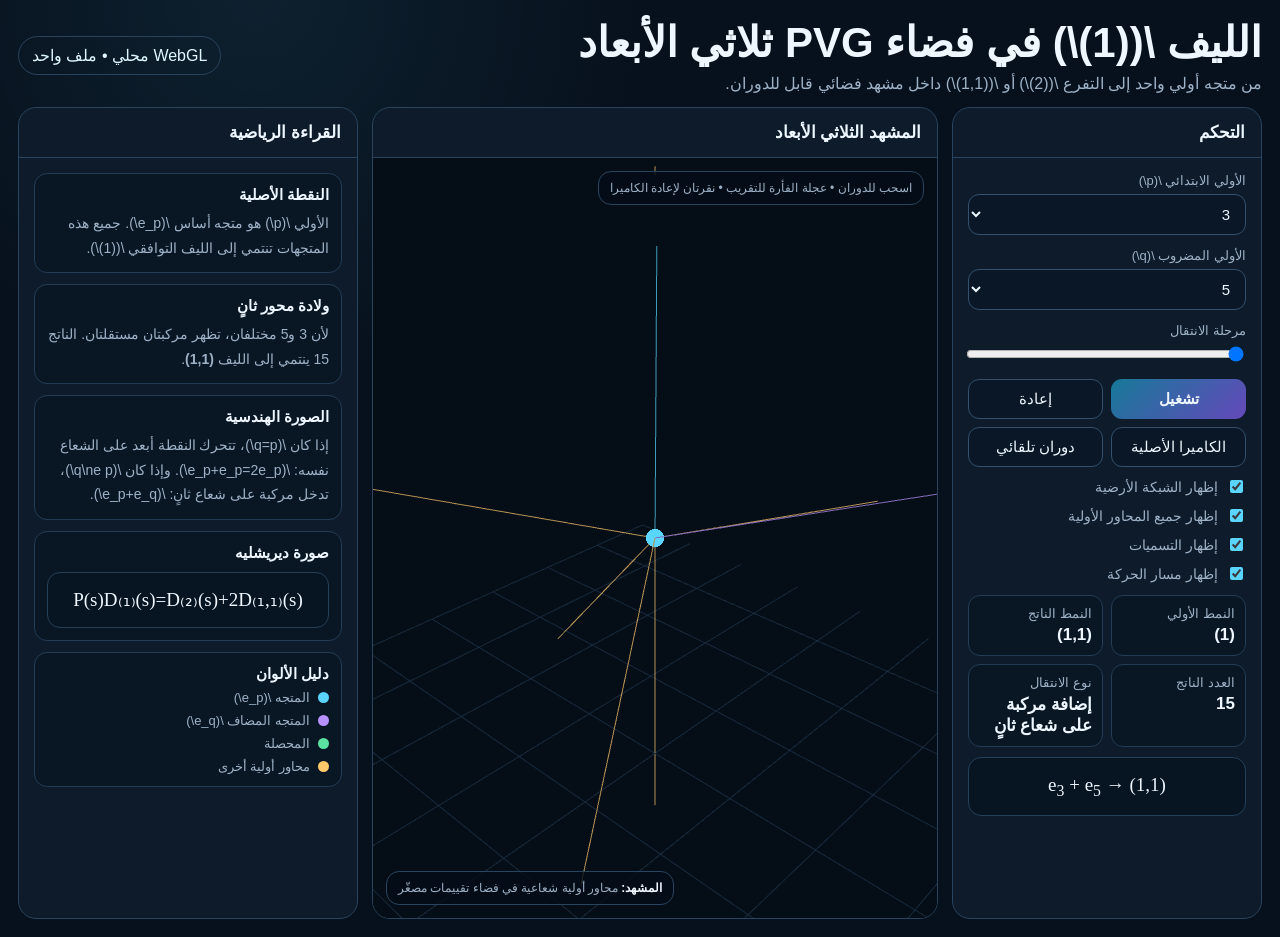
<file: static/pvg/pvfc_fiber_1_3d_interactive.html>
<!doctype html>
<html lang="ar" dir="rtl">
<head>
<meta charset="utf-8">
<meta name="viewport" content="width=device-width,initial-scale=1">
<title>PVFC — الليف (1) ثلاثي الأبعاد</title>
<style>
:root{
  --bg:#07111d;--panel:#0d1b2a;--panel2:#102238;--text:#eef7ff;
  --muted:#9eb2c7;--line:#29445e;--accent:#59d5ff;--accent2:#b791ff;
  --result:#5be1a1;--warn:#ffc96a
}
*{box-sizing:border-box}
body{
  margin:0;font-family:"Segoe UI",Tahoma,Arial,sans-serif;color:var(--text);
  background:radial-gradient(circle at 20% 0%,rgba(89,213,255,.08),transparent 28%),var(--bg)
}
.app{max-width:1500px;margin:auto;padding:18px}
header{display:flex;justify-content:space-between;align-items:center;gap:16px;margin-bottom:14px}
h1{margin:0;font-size:clamp(25px,3.5vw,42px)}
header p{margin:7px 0 0;color:var(--muted)}
.badge{border:1px solid var(--line);border-radius:999px;padding:9px 13px;color:#dff8ff;white-space:nowrap}
.layout{display:grid;grid-template-columns:310px minmax(0,1fr) 340px;gap:14px}
.panel{background:var(--panel);border:1px solid var(--line);border-radius:18px;overflow:hidden}
.panel h2{margin:0;padding:14px 16px;border-bottom:1px solid var(--line);font-size:17px}
.body{padding:15px}
label{display:block;color:var(--muted);font-size:13px;margin-bottom:6px}
.control{margin-bottom:13px}
select,button,input[type=range]{width:100%}
select,button{
  background:#091726;color:var(--text);border:1px solid #31516c;border-radius:11px;
  padding:10px 11px;font-size:15px
}
button{cursor:pointer}
button.primary{background:linear-gradient(135deg,#167998,#6549bb);border:0;font-weight:700}
.row{display:grid;grid-template-columns:1fr 1fr;gap:8px}
.switch{display:flex;gap:8px;align-items:center;color:var(--muted);font-size:14px;margin:10px 0}
.switch input{accent-color:var(--accent)}
.metrics{display:grid;grid-template-columns:1fr 1fr;gap:8px;margin-top:12px}
.metric{background:#091725;border:1px solid #233d56;border-radius:12px;padding:10px}
.metric small{display:block;color:var(--muted);margin-bottom:4px}
.metric strong{font-size:17px}
.formula{
  direction:ltr;text-align:center;background:#071421;border:1px solid #24415a;border-radius:13px;
  padding:12px;margin-top:10px;font:19px Cambria,"Times New Roman",serif;line-height:1.6
}
.viewer{position:relative;height:760px;background:#050d16}
canvas{width:100%;height:100%;display:block;touch-action:none}
.hud{
  position:absolute;left:13px;bottom:13px;background:rgba(5,14,24,.82);
  border:1px solid #29445e;border-radius:13px;padding:9px 11px;color:var(--muted);font-size:12px
}
.hud b{color:var(--text)}
.top-hud{
  position:absolute;right:13px;top:13px;background:rgba(5,14,24,.82);
  border:1px solid #29445e;border-radius:13px;padding:9px 11px;font-size:12px;color:var(--muted)
}
.info{background:#091725;border:1px solid #233d56;border-radius:13px;padding:12px;margin-bottom:11px}
.info h3{font-size:15px;margin:0 0 7px}
.info p{margin:0;color:var(--muted);line-height:1.75;font-size:14px}
.legend{display:grid;gap:8px}
.legend span{display:flex;align-items:center;gap:8px;color:var(--muted);font-size:13px}
.dot{width:11px;height:11px;border-radius:50%}
kbd{background:#071421;border:1px solid #2d4a64;border-radius:6px;padding:2px 6px;color:#dff7ff}
@media(max-width:1120px){
 .layout{grid-template-columns:1fr}
 .viewer{height:650px}
}
</style>
</head>
<body>
<div class="app">
<header>
  <div>
    <h1>الليف \((1)\) في فضاء PVG ثلاثي الأبعاد</h1>
    <p>من متجه أولي واحد إلى التفرع \((2)\) أو \((1,1)\) داخل مشهد فضائي قابل للدوران.</p>
  </div>
  <div class="badge">WebGL محلي • ملف واحد</div>
</header>

<div class="layout">
<section class="panel">
<h2>التحكم</h2>
<div class="body">
  <div class="control">
    <label for="pSel">الأولي الابتدائي \(p\)</label>
    <select id="pSel"></select>
  </div>
  <div class="control">
    <label for="qSel">الأولي المضروب \(q\)</label>
    <select id="qSel"></select>
  </div>
  <div class="control">
    <label for="progress">مرحلة الانتقال</label>
    <input id="progress" type="range" min="0" max="100" value="0">
  </div>
  <div class="row">
    <button id="play" class="primary">تشغيل</button>
    <button id="reset">إعادة</button>
  </div>
  <div class="row" style="margin-top:8px">
    <button id="cameraHome">الكاميرا الأصلية</button>
    <button id="autoRotate">دوران تلقائي</button>
  </div>

  <label class="switch"><input id="showGrid" type="checkbox" checked> إظهار الشبكة الأرضية</label>
  <label class="switch"><input id="showAllAxes" type="checkbox" checked> إظهار جميع المحاور الأولية</label>
  <label class="switch"><input id="showLabels" type="checkbox" checked> إظهار التسميات</label>
  <label class="switch"><input id="showTrail" type="checkbox" checked> إظهار مسار الحركة</label>

  <div class="metrics">
    <div class="metric"><small>النمط الأولي</small><strong>(1)</strong></div>
    <div class="metric"><small>النمط الناتج</small><strong id="pattern">—</strong></div>
    <div class="metric"><small>العدد الناتج</small><strong id="product">—</strong></div>
    <div class="metric"><small>نوع الانتقال</small><strong id="kind">—</strong></div>
  </div>
  <div class="formula" id="formula">eₚ + e_q</div>
</div>
</section>

<section class="panel">
<h2>المشهد الثلاثي الأبعاد</h2>
<div class="viewer">
  <canvas id="gl"></canvas>
  <div class="top-hud">اسحب للدوران • عجلة الفأرة للتقريب • نقرتان لإعادة الكاميرا</div>
  <div class="hud"><b>المشهد:</b> محاور أولية شعاعية في فضاء تقييمات مصغّر</div>
</div>
</section>

<section class="panel">
<h2>القراءة الرياضية</h2>
<div class="body">
  <div class="info">
    <h3>النقطة الأصلية</h3>
    <p>الأولي \(p\) هو متجه أساس \(e_p\). جميع هذه المتجهات تنتمي إلى الليف التوافقي \((1)\).</p>
  </div>
  <div class="info" id="explain">
    <h3>الانتقال</h3>
    <p>اختر أوليين ثم حرّك الشريط أو شغّل الحركة.</p>
  </div>
  <div class="info">
    <h3>الصورة الهندسية</h3>
    <p>
      إذا كان \(q=p\)، تتحرك النقطة أبعد على الشعاع نفسه: \(e_p+e_p=2e_p\).
      وإذا كان \(q\ne p\)، تدخل مركبة على شعاع ثانٍ: \(e_p+e_q\).
    </p>
  </div>
  <div class="info">
    <h3>صورة ديريشليه</h3>
    <div class="formula">P(s)D₍₁₎(s)=D₍₂₎(s)+2D₍₁,₁₎(s)</div>
  </div>
  <div class="info">
    <h3>دليل الألوان</h3>
    <div class="legend">
      <span><i class="dot" style="background:var(--accent)"></i>المتجه \(e_p\)</span>
      <span><i class="dot" style="background:var(--accent2)"></i>المتجه المضاف \(e_q\)</span>
      <span><i class="dot" style="background:var(--result)"></i>المحصلة</span>
      <span><i class="dot" style="background:var(--warn)"></i>محاور أولية أخرى</span>
    </div>
  </div>
</div>
</section>
</div>
</div>

<script>
(() => {
const canvas=document.getElementById('gl');
const gl=canvas.getContext('webgl',{antialias:true,alpha:false});
if(!gl){
  canvas.outerHTML='<div style="padding:30px;color:white">المتصفح لا يدعم WebGL.</div>';
  return;
}
const primes=[2,3,5,7,11,13,17,19];
const pSel=document.getElementById('pSel'),qSel=document.getElementById('qSel');
primes.forEach(p=>{pSel.add(new Option(p,p));qSel.add(new Option(p,p))});
pSel.value='3';qSel.value='5';

const ui={
 progress:document.getElementById('progress'),
 play:document.getElementById('play'),
 reset:document.getElementById('reset'),
 home:document.getElementById('cameraHome'),
 auto:document.getElementById('autoRotate'),
 grid:document.getElementById('showGrid'),
 axes:document.getElementById('showAllAxes'),
 labels:document.getElementById('showLabels'),
 trail:document.getElementById('showTrail'),
 pattern:document.getElementById('pattern'),
 product:document.getElementById('product'),
 kind:document.getElementById('kind'),
 formula:document.getElementById('formula'),
 explain:document.getElementById('explain')
};

const vs=`
attribute vec3 aPos;
attribute vec3 aColor;
uniform mat4 uMVP;
uniform float uPointSize;
varying vec3 vColor;
void main(){gl_Position=uMVP*vec4(aPos,1.0);vColor=aColor;gl_PointSize=uPointSize;}
`;
const fs=`
precision mediump float;
varying vec3 vColor;
uniform float uAlpha;
void main(){
  vec2 d=gl_PointCoord-vec2(.5);
  if(length(d)>.5) discard;
  gl_FragColor=vec4(vColor,uAlpha);
}
`;
function shader(type,src){const s=gl.createShader(type);gl.shaderSource(s,src);gl.compileShader(s);return s}
const prog=gl.createProgram();
gl.attachShader(prog,shader(gl.VERTEX_SHADER,vs));gl.attachShader(prog,shader(gl.FRAGMENT_SHADER,fs));gl.linkProgram(prog);
gl.useProgram(prog);
const loc={
 pos:gl.getAttribLocation(prog,'aPos'),
 color:gl.getAttribLocation(prog,'aColor'),
 mvp:gl.getUniformLocation(prog,'uMVP'),
 point:gl.getUniformLocation(prog,'uPointSize'),
 alpha:gl.getUniformLocation(prog,'uAlpha')
};
const buf=gl.createBuffer();

function mat4Mul(a,b){
 const o=new Float32Array(16);
 for(let r=0;r<4;r++)for(let c=0;c<4;c++)
  o[c*4+r]=a[0*4+r]*b[c*4+0]+a[1*4+r]*b[c*4+1]+a[2*4+r]*b[c*4+2]+a[3*4+r]*b[c*4+3];
 return o;
}
function perspective(fovy,aspect,near,far){
 const f=1/Math.tan(fovy/2),nf=1/(near-far);
 return new Float32Array([f/aspect,0,0,0,0,f,0,0,0,0,(far+near)*nf,-1,0,0,2*far*near*nf,0]);
}
function normalize(v){const l=Math.hypot(...v)||1;return v.map(x=>x/l)}
function cross(a,b){return[a[1]*b[2]-a[2]*b[1],a[2]*b[0]-a[0]*b[2],a[0]*b[1]-a[1]*b[0]]}
function lookAt(eye,target,up){
 const z=normalize([eye[0]-target[0],eye[1]-target[1],eye[2]-target[2]]);
 const x=normalize(cross(up,z));const y=cross(z,x);
 return new Float32Array([x[0],y[0],z[0],0,x[1],y[1],z[1],0,x[2],y[2],z[2],0,
  -x[0]*eye[0]-x[1]*eye[1]-x[2]*eye[2],
  -y[0]*eye[0]-y[1]*eye[1]-y[2]*eye[2],
  -z[0]*eye[0]-z[1]*eye[1]-z[2]*eye[2],1]);
}
let yaw=-0.75,pitch=0.45,dist=8.5,auto=false,drag=false,lastX=0,lastY=0,anim=null;
function resetCamera(){yaw=-0.75;pitch=0.45;dist=8.5}
function axisVec(i){
 const golden=Math.PI*(3-Math.sqrt(5));
 const y=1-(i/(primes.length-1))*2;
 const r=Math.sqrt(Math.max(0,1-y*y));
 const a=i*golden;
 return [r*Math.cos(a),y,r*Math.sin(a)];
}
const colors={
 p:[0.35,0.84,1],q:[0.72,0.57,1],res:[0.36,0.88,0.63],other:[1,0.79,0.42],
 grid:[0.18,0.30,0.42],white:[0.9,0.96,1]
};
function pushLine(arr,a,b,c){arr.push(...a,...c,...b,...c)}
function drawArray(vertices,mode,pointSize=1,alpha=1){
 gl.bindBuffer(gl.ARRAY_BUFFER,buf);
 gl.bufferData(gl.ARRAY_BUFFER,new Float32Array(vertices),gl.DYNAMIC_DRAW);
 gl.enableVertexAttribArray(loc.pos);gl.enableVertexAttribArray(loc.color);
 gl.vertexAttribPointer(loc.pos,3,gl.FLOAT,false,24,0);
 gl.vertexAttribPointer(loc.color,3,gl.FLOAT,false,24,12);
 gl.uniform1f(loc.point,pointSize);gl.uniform1f(loc.alpha,alpha);
 gl.drawArrays(mode,0,vertices.length/6);
}
function ease(t){return t<.5?2*t*t:1-Math.pow(-2*t+2,2)/2}
function mix(a,b,t){return a.map((v,i)=>v+(b[i]-v)*t)}
function scale(v,s){return v.map(x=>x*s)}
function add(a,b){return a.map((x,i)=>x+b[i])}

function updateText(){
 const p=+pSel.value,q=+qSel.value,same=p===q;
 ui.pattern.textContent=same?'(2)':'(1,1)';
 ui.product.textContent=p*q;
 ui.kind.textContent=same?'رفع على الشعاع نفسه':'إضافة مركبة على شعاع ثانٍ';
 ui.formula.innerHTML=same
  ? `e<sub>${p}</sub> + e<sub>${p}</sub> = 2e<sub>${p}</sub> → (2)`
  : `e<sub>${p}</sub> + e<sub>${q}</sub> → (1,1)`;
 ui.explain.innerHTML=same
  ? `<h3>رفع الشعاع</h3><p>لأن \(q=p=${p}\)، تبقى الحركة على المحور الأولي نفسه، ويتحول التقييم من 1 إلى 2. الناتج ${p*p} ينتمي إلى الليف <b>(2)</b>.</p>`
  : `<h3>ولادة محور ثانٍ</h3><p>لأن ${p} و${q} مختلفان، تظهر مركبتان مستقلتان. الناتج ${p*q} ينتمي إلى الليف <b>(1,1)</b>.</p>`;
}

function render(){
 updateText();
 const dpr=Math.min(devicePixelRatio||1,2),r=canvas.getBoundingClientRect();
 if(canvas.width!==Math.floor(r.width*dpr)||canvas.height!==Math.floor(r.height*dpr)){
   canvas.width=Math.floor(r.width*dpr);canvas.height=Math.floor(r.height*dpr);
 }
 gl.viewport(0,0,canvas.width,canvas.height);
 gl.enable(gl.DEPTH_TEST);gl.enable(gl.BLEND);gl.blendFunc(gl.SRC_ALPHA,gl.ONE_MINUS_SRC_ALPHA);
 gl.clearColor(0.02,0.05,0.09,1);gl.clear(gl.COLOR_BUFFER_BIT|gl.DEPTH_BUFFER_BIT);

 if(auto) yaw+=0.003;
 const eye=[dist*Math.cos(pitch)*Math.cos(yaw),dist*Math.sin(pitch),dist*Math.cos(pitch)*Math.sin(yaw)];
 const mvp=mat4Mul(perspective(Math.PI/4,canvas.width/canvas.height,.1,100),lookAt(eye,[0,0,0],[0,1,0]));
 gl.uniformMatrix4fv(loc.mvp,false,mvp);

 const p=+pSel.value,q=+qSel.value,ip=primes.indexOf(p),iq=primes.indexOf(q);
 const vp=axisVec(ip),vq=axisVec(iq),L=3.2;
 const t=+ui.progress.value/100;

 if(ui.grid.checked){
   const g=[];
   for(let i=-4;i<=4;i++){
     pushLine(g,[i,-2.5,-4],[i,-2.5,4],colors.grid);
     pushLine(g,[-4,-2.5,i],[4,-2.5,i],colors.grid);
   }
   drawArray(g,gl.LINES,1,.42);
 }
 const axes=[];
 primes.forEach((pr,i)=>{
   if(!ui.axes.checked && i!==ip && i!==iq) return;
   const v=axisVec(i),end=scale(v,L);
   const c=i===ip?colors.p:i===iq?colors.q:colors.other;
   pushLine(axes,[0,0,0],end,c);
 });
 drawArray(axes,gl.LINES,1,ui.axes.checked?.7:1);

 const pp=scale(vp,1.9);
 const qStart=scale(vq,1.9);
 const result=q===p?scale(vp,3.6):add(scale(vp,1.9),scale(vq,1.9));
 const phase1=ease(Math.min(t/.36,1));
 const phase2=ease(Math.max(0,Math.min(1,(t-.28)/.55)));
 const pNow=mix([0,0,0],pp,phase1);
 const qNow=mix(qStart,result,phase2);

 const vecs=[];
 pushLine(vecs,[0,0,0],pNow,colors.p);
 if(t>.28) pushLine(vecs,qStart,qNow,colors.q);
 if(t>.72) pushLine(vecs,[0,0,0],result,colors.res);
 drawArray(vecs,gl.LINES,1,1);

 if(ui.trail.checked&&t>.28){
   const trail=[];
   const steps=30;
   for(let i=0;i<steps;i++){
     const a=i/steps,b=(i+1)/steps;
     pushLine(trail,mix(qStart,result,a),mix(qStart,result,b),colors.q);
   }
   drawArray(trail,gl.LINES,1,.25);
 }
 const pts=[];
 pts.push(...pNow,...colors.p);
 if(t>.28) pts.push(...qNow,...colors.q);
 if(t>.72) pts.push(...result,...colors.res);
 drawArray(pts,gl.POINTS,18,1);

 requestAnimationFrame(render);
}
[pSel,qSel,ui.progress,ui.grid,ui.axes,ui.labels,ui.trail].forEach(el=>el.addEventListener('input',updateText));
ui.play.addEventListener('click',()=>{
 if(anim)cancelAnimationFrame(anim);
 const from=+ui.progress.value,start=performance.now(),dur=Math.max(400,2400*(1-from/100));
 const step=now=>{const u=Math.min(1,(now-start)/dur);ui.progress.value=Math.round(from+(100-from)*u);if(u<1)anim=requestAnimationFrame(step)};
 anim=requestAnimationFrame(step);
});
ui.reset.addEventListener('click',()=>{if(anim)cancelAnimationFrame(anim);ui.progress.value=0});
ui.home.addEventListener('click',resetCamera);
ui.auto.addEventListener('click',()=>{auto=!auto;ui.auto.textContent=auto?'إيقاف الدوران':'دوران تلقائي'});
canvas.addEventListener('pointerdown',e=>{drag=true;lastX=e.clientX;lastY=e.clientY;canvas.setPointerCapture(e.pointerId)});
canvas.addEventListener('pointermove',e=>{if(!drag)return;yaw+=(e.clientX-lastX)*.008;pitch=Math.max(-1.2,Math.min(1.2,pitch+(e.clientY-lastY)*.008));lastX=e.clientX;lastY=e.clientY});
canvas.addEventListener('pointerup',()=>drag=false);
canvas.addEventListener('wheel',e=>{e.preventDefault();dist=Math.max(4,Math.min(16,dist+e.deltaY*.01))},{passive:false});
canvas.addEventListener('dblclick',resetCamera);
updateText();render();
})();
</script>
</body>
</html>
</file>
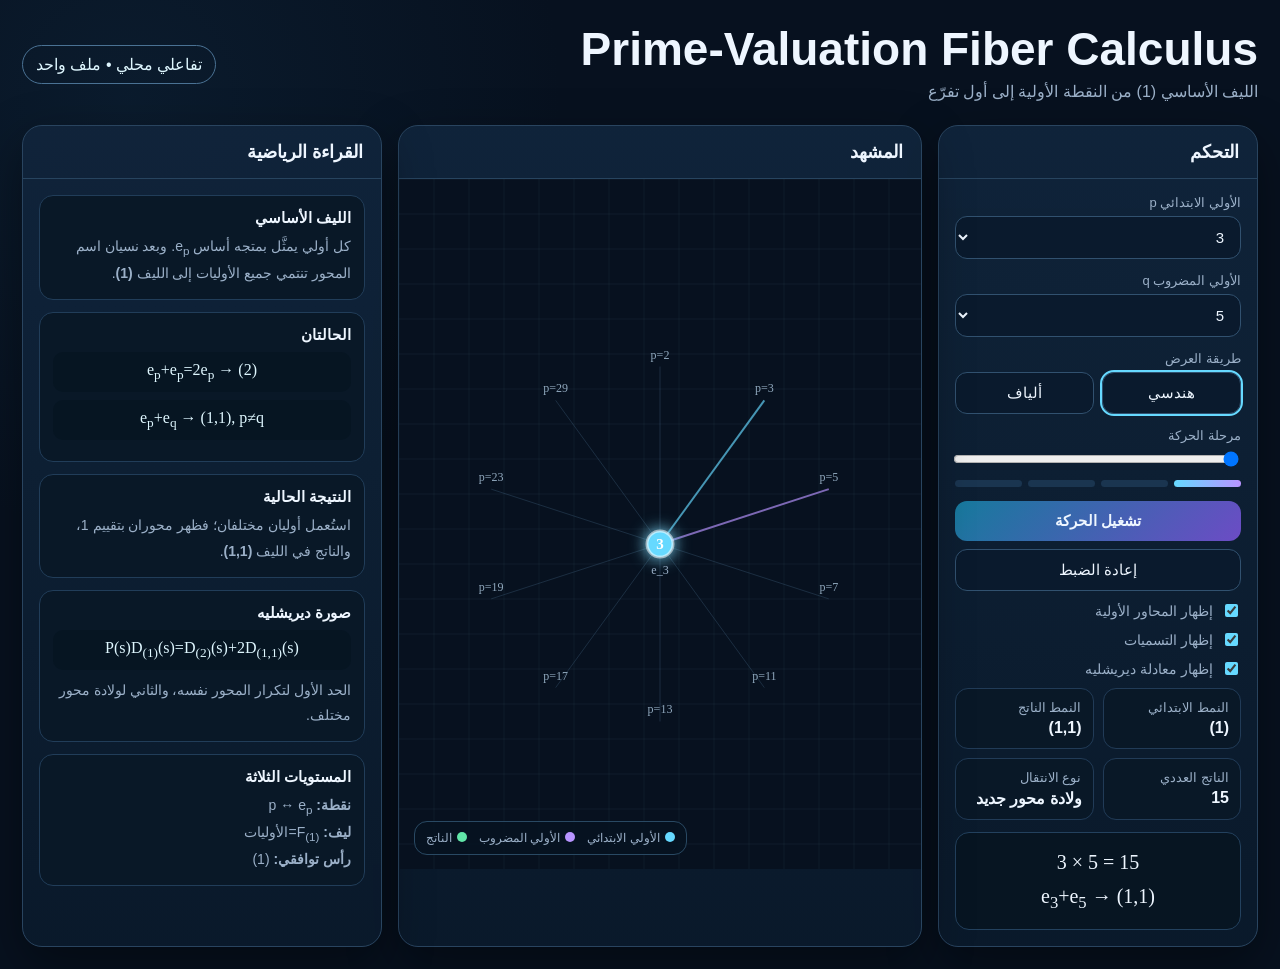
<file: static/pvg/pvfc_fiber_1_interactive.html>
<!doctype html><html lang="ar" dir="rtl"><head><meta charset="utf-8"><meta name="viewport" content="width=device-width,initial-scale=1"><title>PVFC — المتجه (1)</title><style>
:root{--bg:#07111f;--p:#0e2035;--t:#eef6ff;--m:#9bb0c8;--a:#66d9ff;--b:#b894ff;--g:#61e6a8;--l:#27445f}*{box-sizing:border-box}body{margin:0;background:radial-gradient(circle at 10% 10%,#12304a55,transparent 30%),var(--bg);color:var(--t);font-family:Segoe UI,Tahoma,Arial}.app{max-width:1450px;margin:auto;padding:22px}header{display:flex;justify-content:space-between;gap:15px;align-items:center;margin-bottom:18px}h1{margin:0;font-size:clamp(28px,4vw,46px)}header p{margin:6px 0;color:var(--m)}.badge{padding:9px 13px;border:1px solid #4a7294;border-radius:999px;color:#dff7ff}.grid{display:grid;grid-template-columns:320px 1fr 360px;gap:16px}.panel{background:linear-gradient(180deg,#10243bf2,#0a192bf7);border:1px solid #29445f;border-radius:20px;overflow:hidden;box-shadow:0 18px 50px #0006}.panel h2{margin:0;padding:15px 18px;border-bottom:1px solid var(--l);font-size:18px}.body{padding:16px}.control{margin-bottom:14px}.control label{display:block;color:var(--m);font-size:13px;margin-bottom:6px}select,button,input{width:100%}select,button{padding:11px 12px;border-radius:12px;border:1px solid #31516f;background:#0a1a2d;color:var(--t);font-size:15px}button{cursor:pointer}.primary{border:none;background:linear-gradient(135deg,#167a9d,#6c4cc5);font-weight:700}.seg{display:grid;grid-template-columns:1fr 1fr;gap:8px}.seg .active{outline:2px solid var(--a)}.toggle{display:flex;gap:8px;align-items:center;color:var(--m);margin:10px 0;font-size:14px}.toggle input{width:auto;accent-color:var(--a)}.stats{display:grid;grid-template-columns:1fr 1fr;gap:9px}.stat{padding:11px;border-radius:13px;background:#091827;border:1px solid #213b57}.stat small{display:block;color:var(--m);margin-bottom:4px}.formula{direction:ltr;text-align:center;background:#071522;border:1px solid #23415e;border-radius:14px;padding:12px;margin-top:12px;font:20px Cambria,serif;line-height:1.7}.wrap{position:relative;height:690px}canvas{width:100%;height:690px;display:block}.legend{position:absolute;left:15px;bottom:14px;background:#061321dd;border:1px solid #294963;border-radius:13px;padding:9px 11px;display:flex;gap:12px;flex-wrap:wrap;color:var(--m);font-size:12px}.dot{display:inline-block;width:10px;height:10px;border-radius:50%;margin-left:5px}.info{background:#091827;border:1px solid #213d59;border-radius:14px;padding:13px;margin-bottom:12px}.info h3{margin:0 0 7px;font-size:15px}.info p{margin:0;color:var(--m);line-height:1.8;font-size:14px}.eq{direction:ltr;text-align:center;color:#dff7ff;background:#061522;border-radius:10px;padding:9px;margin:8px 0;font-family:Cambria,serif}.timeline{display:flex;gap:6px;margin-top:9px}.timeline i{height:7px;flex:1;background:#1a3550;border-radius:999px}.timeline i.on{background:linear-gradient(90deg,var(--a),var(--b))}@media(max-width:1100px){.grid{grid-template-columns:1fr}.wrap,canvas{height:620px}}
</style></head><body><div class="app"><header><div><h1>Prime-Valuation Fiber Calculus</h1><p>الليف الأساسي (1) من النقطة الأولية إلى أول تفرّع</p></div><div class="badge">تفاعلي محلي • ملف واحد</div></header><div class="grid">
<section class="panel"><h2>التحكم</h2><div class="body"><div class="control"><label>الأولي الابتدائي p</label><select id="p"></select></div><div class="control"><label>الأولي المضروب q</label><select id="q"></select></div><div class="control"><label>طريقة العرض</label><div class="seg"><button id="geom" class="active">هندسي</button><button id="fiber">ألياف</button></div></div><div class="control"><label>مرحلة الحركة</label><input id="prog" type="range" min="0" max="100" value="0"><div class="timeline"><i class="on"></i><i></i><i></i><i></i></div></div><button id="play" class="primary">تشغيل الحركة</button><button id="reset" style="margin-top:8px">إعادة الضبط</button><label class="toggle"><input id="axes" type="checkbox" checked>إظهار المحاور الأولية</label><label class="toggle"><input id="labels" type="checkbox" checked>إظهار التسميات</label><label class="toggle"><input id="eqshow" type="checkbox" checked>إظهار معادلة ديريشليه</label><div class="stats"><div class="stat"><small>النمط الابتدائي</small><strong>(1)</strong></div><div class="stat"><small>النمط الناتج</small><strong id="pattern">—</strong></div><div class="stat"><small>الناتج العددي</small><strong id="prod">—</strong></div><div class="stat"><small>نوع الانتقال</small><strong id="kind">—</strong></div></div><div class="formula" id="formula">p × q</div></div></section>
<section class="panel"><h2>المشهد</h2><div class="wrap"><canvas id="c"></canvas><div class="legend"><span><i class="dot" style="background:#66d9ff"></i>الأولي الابتدائي</span><span><i class="dot" style="background:#b894ff"></i>الأولي المضروب</span><span><i class="dot" style="background:#61e6a8"></i>الناتج</span></div></div></section>
<section class="panel"><h2>القراءة الرياضية</h2><div class="body"><div class="info"><h3>الليف الأساسي</h3><p>كل أولي يمثَّل بمتجه أساس e<sub>p</sub>. وبعد نسيان اسم المحور تنتمي جميع الأوليات إلى الليف <b>(1)</b>.</p></div><div class="info"><h3>الحالتان</h3><div class="eq">e<sub>p</sub>+e<sub>p</sub>=2e<sub>p</sub> → (2)</div><div class="eq">e<sub>p</sub>+e<sub>q</sub> → (1,1), p≠q</div></div><div class="info" id="explain"><h3>ما الذي يحدث؟</h3><p>اختر أوليين ثم شغّل الحركة.</p></div><div class="info" id="dir"><h3>صورة ديريشليه</h3><div class="eq">P(s)D<sub>(1)</sub>(s)=D<sub>(2)</sub>(s)+2D<sub>(1,1)</sub>(s)</div><p>الحد الأول لتكرار المحور نفسه، والثاني لولادة محور مختلف.</p></div><div class="info"><h3>المستويات الثلاثة</h3><p><b>نقطة:</b> p ↔ e<sub>p</sub><br><b>ليف:</b> F<sub>(1)</sub>=الأوليات<br><b>رأس توافقي:</b> (1)</p></div></div></section>
</div></div><script>
const primes=[2,3,5,7,11,13,17,19,23,29],P=document.getElementById('p'),Q=document.getElementById('q');primes.forEach(x=>{P.add(new Option(x,x));Q.add(new Option(x,x))});P.value=3;Q.value=5;
const c=document.getElementById('c'),x=c.getContext('2d'),prog=document.getElementById('prog'),axes=document.getElementById('axes'),labels=document.getElementById('labels'),eqshow=document.getElementById('eqshow');let mode='geom',raf=null;
const E=t=>t<.5?2*t*t:1-Math.pow(-2*t+2,2)/2,L=(a,b,t)=>a+(b-a)*t;
function resize(){const r=c.getBoundingClientRect(),d=Math.min(devicePixelRatio||1,2);c.width=r.width*d;c.height=r.height*d;x.setTransform(d,0,0,d,0,0);draw()}addEventListener('resize',resize);
function pos(i,w,h){const cx=w/2,cy=h/2+20,a=-Math.PI/2+i*2*Math.PI/primes.length,R=Math.min(w,h)*.34;return{x:cx+R*Math.cos(a),y:cy+R*Math.sin(a),cx,cy}}
function node(px,py,r,col,txt,sub=''){x.beginPath();x.arc(px,py,r,0,Math.PI*2);x.fillStyle=col;x.shadowBlur=18;x.shadowColor=col;x.fill();x.shadowBlur=0;x.strokeStyle='#ffffff88';x.stroke();if(labels.checked){x.fillStyle='#fff';x.font='700 15px Segoe UI';x.textAlign='center';x.fillText(txt,px,py+5);if(sub){x.fillStyle='#9bb0c8';x.font='12px Segoe UI';x.fillText(sub,px,py+r+17)}}}
function arrow(a,b,c1,d,col){x.strokeStyle=col;x.fillStyle=col;x.lineWidth=3;x.beginPath();x.moveTo(a,b);x.lineTo(c1,d);x.stroke();const ang=Math.atan2(d-b,c1-a),s=9;x.beginPath();x.moveTo(c1,d);x.lineTo(c1-s*Math.cos(ang-.45),d-s*Math.sin(ang-.45));x.lineTo(c1-s*Math.cos(ang+.45),d-s*Math.sin(ang+.45));x.closePath();x.fill()}
function text(){const p=+P.value,q=+Q.value,s=p===q;document.getElementById('pattern').textContent=s?'(2)':'(1,1)';document.getElementById('prod').textContent=p*q;document.getElementById('kind').textContent=s?'رفع المحور نفسه':'ولادة محور جديد';document.getElementById('formula').innerHTML=s?`${p} × ${q} = ${p*q}<br>e<sub>${p}</sub>+e<sub>${p}</sub>=2e<sub>${p}</sub> → (2)`:`${p} × ${q} = ${p*q}<br>e<sub>${p}</sub>+e<sub>${q}</sub> → (1,1)`;document.getElementById('explain').innerHTML=s?`<h3>النتيجة الحالية</h3><p>استُعمل الأولي نفسه مرتين؛ فارتفع التقييم على محور ${p} من 1 إلى 2، والناتج في الليف <b>(2)</b>.</p>`:`<h3>النتيجة الحالية</h3><p>استُعمل أوليان مختلفان؛ فظهر محوران بتقييم 1، والناتج في الليف <b>(1,1)</b>.</p>`;document.getElementById('dir').style.display=eqshow.checked?'block':'none'}
function grid(w,h){x.fillStyle='#07111f';x.fillRect(0,0,w,h);x.strokeStyle='#5680a018';for(let i=0;i<w;i+=35){x.beginPath();x.moveTo(i,0);x.lineTo(i,h);x.stroke()}for(let j=0;j<h;j+=35){x.beginPath();x.moveTo(0,j);x.lineTo(w,j);x.stroke()}}
function geom(w,h,t){grid(w,h);const p=+P.value,q=+Q.value,ip=primes.indexOf(p),iq=primes.indexOf(q),A=pos(ip,w,h),B=pos(iq,w,h),cx=A.cx,cy=A.cy;if(axes.checked)primes.forEach((v,i)=>{const z=pos(i,w,h);x.strokeStyle=i===ip?'#66d9ffaa':i===iq?'#b894ffaa':'#537b9c44';x.lineWidth=i===ip||i===iq?2:1;x.beginPath();x.moveTo(cx,cy);x.lineTo(z.x,z.y);x.stroke();if(labels.checked){x.fillStyle='#90a8bd';x.font='12px Segoe UI';x.textAlign='center';x.fillText('p='+v,z.x,z.y-8)}});node(cx,cy,8,'#dceeff','0');const u=E(Math.min(t/.45,1)),px=L(cx,A.x,u),py=L(cy,A.y,u);arrow(cx,cy,px,py,'#66d9ff');node(px,py,13,'#66d9ff',p,'e_'+p);if(t>.35){const v=E((t-.35)/.45),T=p===q?{x:cx+(A.x-cx)*1.45,y:cy+(A.y-cy)*1.45}:{x:(A.x+B.x)/2,y:(A.y+B.y)/2},mx=L(B.x,T.x,v),my=L(B.y,T.y,v);node(B.x,B.y,10,'#b894ff',q,'e_'+q);arrow(B.x,B.y,mx,my,'#b894ff');node(mx,my,12,'#b894ff',q);if(t>.75)node(T.x,T.y,18,'#61e6a8',p*q,p===q?'(2)':'(1,1)')}}
function fiber(w,h,t){grid(w,h);const cx=w/2,y1=120,y2=330,y3=535;x.strokeStyle='#7397b055';x.lineWidth=3;x.beginPath();x.moveTo(cx,y1+34);x.lineTo(cx-170,y2-34);x.stroke();x.beginPath();x.moveTo(cx,y1+34);x.lineTo(cx+170,y2-34);x.stroke();node(cx,y1,34,'#66d9ff','(1)','F_(1)');node(cx-170,y2,34,'#ffca6a','(2)','p²');node(cx+170,y2,34,'#b894ff','(1,1)','pq');const p=+P.value,q=+Q.value,s=p===q,T=s?{x:cx-170,y:y2}:{x:cx+170,y:y2},u=E(Math.min(t/.75,1));node(L(cx,T.x,u),L(y1,T.y,u),16,'#61e6a8',p*q,s?'رفع':'ولادة');if(t>.75){x.globalAlpha=E((t-.75)/.25);x.fillStyle='#dff7ff';x.font='700 21px Segoe UI';x.textAlign='center';x.fillText(s?`${p}×${q}=${p*q} في الليف (2)`:`${p}×${q}=${p*q} في الليف (1,1)`,cx,y3);x.globalAlpha=1}}
function draw(){text();const r=c.getBoundingClientRect(),t=+prog.value/100;mode==='geom'?geom(r.width,r.height,t):fiber(r.width,r.height,t);document.querySelectorAll('.timeline i').forEach((e,i)=>e.classList.toggle('on',t>=i/3-.01))}
[P,Q,prog,axes,labels,eqshow].forEach(e=>e.addEventListener('input',draw));document.getElementById('geom').onclick=()=>{mode='geom';geomBtn()};document.getElementById('fiber').onclick=()=>{mode='fiber';geomBtn()};function geomBtn(){document.getElementById('geom').classList.toggle('active',mode==='geom');document.getElementById('fiber').classList.toggle('active',mode==='fiber');draw()}
document.getElementById('play').onclick=()=>{if(raf)cancelAnimationFrame(raf);const s=performance.now(),from=+prog.value,d=2200*(1-from/100);function f(n){const t=Math.min(1,(n-s)/Math.max(d,1));prog.value=Math.round(from+(100-from)*t);draw();if(t<1)raf=requestAnimationFrame(f)}raf=requestAnimationFrame(f)};document.getElementById('reset').onclick=()=>{if(raf)cancelAnimationFrame(raf);prog.value=0;draw()};resize();
</script></body></html>
</file>
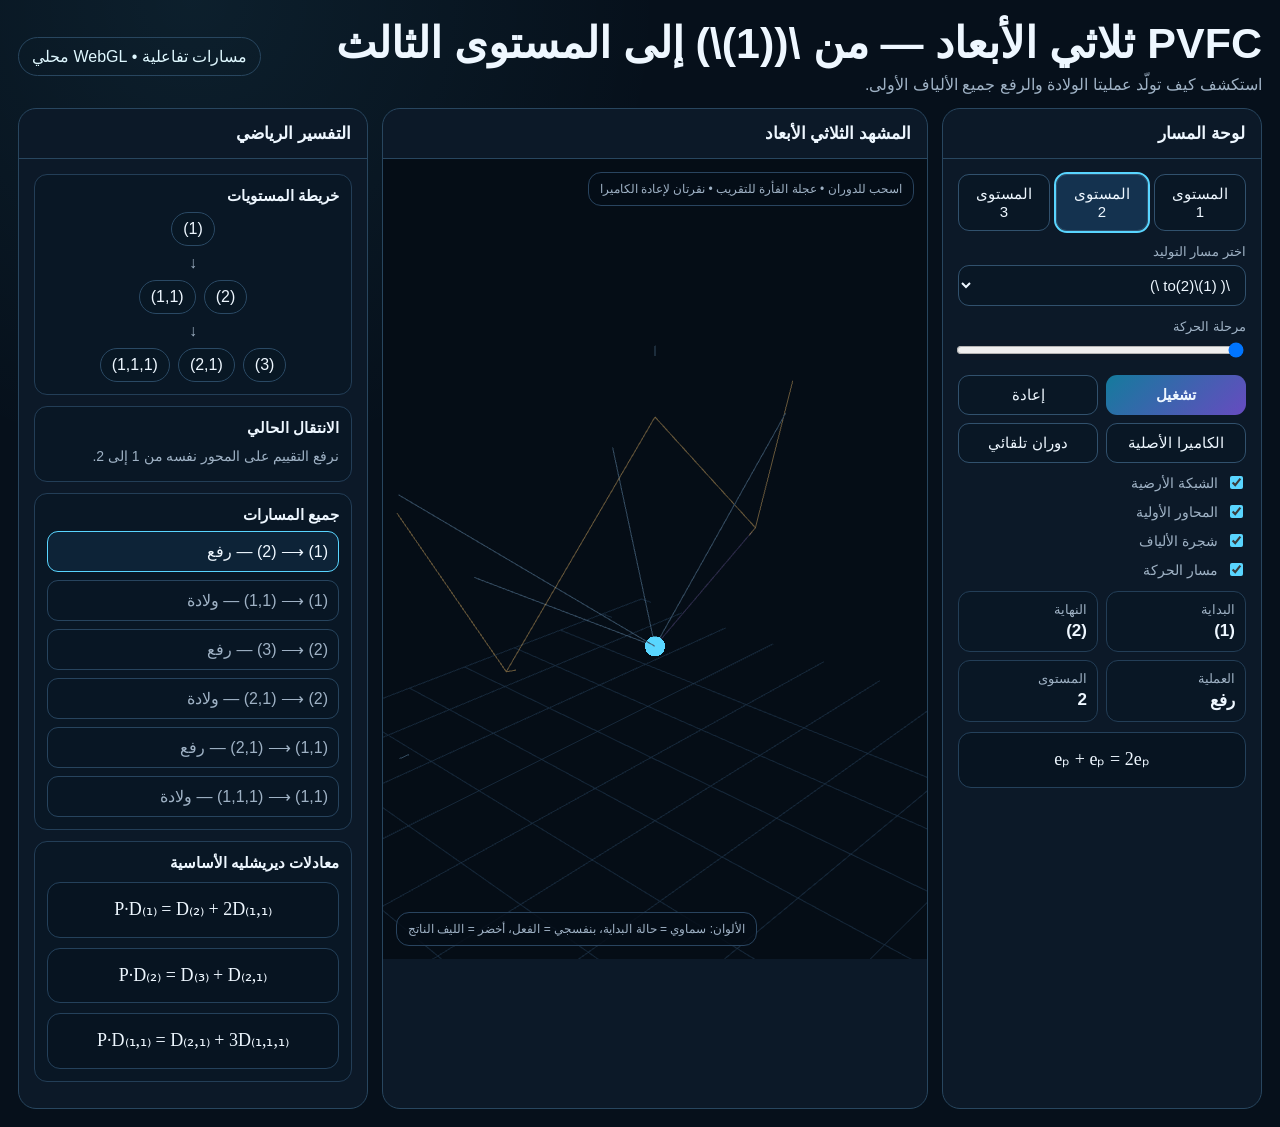
<file: static/pvg/pvfc_fiber_levels_1_to_3_3d.html>
<!doctype html>
<html lang="ar" dir="rtl">
<head>
<meta charset="utf-8">
<meta name="viewport" content="width=device-width,initial-scale=1">
<title>PVFC — من (1) إلى المستوى الثالث</title>
<style>
:root{
  --bg:#06101b;--panel:#0c1928;--panel2:#10243a;--text:#eef7ff;
  --muted:#9fb2c5;--line:#28465f;--accent:#59d5ff;--accent2:#b993ff;
  --good:#5fe2a4;--warn:#ffc96f;--danger:#ff8190
}
*{box-sizing:border-box}
body{
  margin:0;font-family:"Segoe UI",Tahoma,Arial,sans-serif;color:var(--text);
  background:radial-gradient(circle at 15% 0%,rgba(89,213,255,.08),transparent 30%),var(--bg)
}
.app{max-width:1550px;margin:auto;padding:18px}
header{display:flex;justify-content:space-between;align-items:center;gap:16px;margin-bottom:14px}
h1{margin:0;font-size:clamp(25px,3.6vw,43px)}
header p{margin:7px 0 0;color:var(--muted)}
.badge{border:1px solid var(--line);border-radius:999px;padding:9px 13px;color:#dff8ff;white-space:nowrap}
.layout{display:grid;grid-template-columns:320px minmax(0,1fr) 350px;gap:14px}
.panel{background:var(--panel);border:1px solid var(--line);border-radius:18px;overflow:hidden}
.panel h2{margin:0;padding:14px 16px;border-bottom:1px solid var(--line);font-size:17px}
.body{padding:15px}
.control{margin-bottom:13px}
label{display:block;color:var(--muted);font-size:13px;margin-bottom:6px}
select,button,input[type=range]{width:100%}
select,button{
  background:#091725;color:var(--text);border:1px solid #31516d;border-radius:11px;
  padding:10px 11px;font-size:15px
}
button{cursor:pointer}
button.primary{background:linear-gradient(135deg,#147b9d,#674bc0);border:0;font-weight:700}
.row{display:grid;grid-template-columns:1fr 1fr;gap:8px}
.tabs{display:grid;grid-template-columns:repeat(3,1fr);gap:6px;margin-bottom:13px}
.tabs button.active{outline:2px solid var(--accent);background:#14324f}
.switch{display:flex;gap:8px;align-items:center;color:var(--muted);font-size:14px;margin:10px 0}
.switch input{accent-color:var(--accent)}
.metrics{display:grid;grid-template-columns:1fr 1fr;gap:8px;margin-top:12px}
.metric{background:#091725;border:1px solid #233e57;border-radius:12px;padding:10px}
.metric small{display:block;color:var(--muted);margin-bottom:4px}
.metric strong{font-size:17px}
.formula{
  direction:ltr;text-align:center;background:#071421;border:1px solid #24415b;border-radius:13px;
  padding:12px;margin-top:10px;font:18px Cambria,"Times New Roman",serif;line-height:1.65
}
.viewer{position:relative;height:800px;background:#050d15}
canvas{width:100%;height:100%;display:block;touch-action:none}
.hud,.top-hud{
  position:absolute;background:rgba(5,14,24,.84);border:1px solid #29445f;
  border-radius:13px;padding:9px 11px;font-size:12px;color:var(--muted)
}
.hud{left:13px;bottom:13px}.top-hud{right:13px;top:13px}
.info{background:#091725;border:1px solid #233e57;border-radius:13px;padding:12px;margin-bottom:11px}
.info h3{font-size:15px;margin:0 0 7px}
.info p{margin:0;color:var(--muted);line-height:1.78;font-size:14px}
.path-list{display:grid;gap:8px}
.path-item{
  border:1px solid #27445e;border-radius:11px;padding:10px;background:#081624;
  cursor:pointer;color:var(--muted)
}
.path-item.active{border-color:var(--accent);color:var(--text);background:#0d2337}
.level-map{display:grid;grid-template-columns:1fr;gap:8px}
.level-row{display:flex;justify-content:center;gap:8px;flex-wrap:wrap}
.node-chip{border:1px solid #2a4964;border-radius:999px;padding:7px 11px;background:#081724}
.arrow{color:var(--muted);text-align:center}
@media(max-width:1140px){
  .layout{grid-template-columns:1fr}
  .viewer{height:680px}
}
</style>
</head>
<body>
<div class="app">
<header>
  <div>
    <h1>PVFC ثلاثي الأبعاد — من \((1)\) إلى المستوى الثالث</h1>
    <p>استكشف كيف تولّد عمليتا الولادة والرفع جميع الألياف الأولى.</p>
  </div>
  <div class="badge">مسارات تفاعلية • WebGL محلي</div>
</header>

<div class="layout">
<section class="panel">
<h2>لوحة المسار</h2>
<div class="body">
  <div class="tabs">
    <button id="tab1" class="active">المستوى 1</button>
    <button id="tab2">المستوى 2</button>
    <button id="tab3">المستوى 3</button>
  </div>

  <div class="control">
    <label for="pathSel">اختر مسار التوليد</label>
    <select id="pathSel">
      <option value="1-2">\( (1)\to(2) \)</option>
      <option value="1-11">\( (1)\to(1,1) \)</option>
      <option value="2-3">\( (2)\to(3) \)</option>
      <option value="2-21">\( (2)\to(2,1) \)</option>
      <option value="11-21">\( (1,1)\to(2,1) \)</option>
      <option value="11-111">\( (1,1)\to(1,1,1) \)</option>
    </select>
  </div>

  <div class="control">
    <label for="progress">مرحلة الحركة</label>
    <input id="progress" type="range" min="0" max="100" value="0">
  </div>

  <div class="row">
    <button id="play" class="primary">تشغيل</button>
    <button id="reset">إعادة</button>
  </div>
  <div class="row" style="margin-top:8px">
    <button id="cameraHome">الكاميرا الأصلية</button>
    <button id="autoRotate">دوران تلقائي</button>
  </div>

  <label class="switch"><input id="showGrid" type="checkbox" checked> الشبكة الأرضية</label>
  <label class="switch"><input id="showAxes" type="checkbox" checked> المحاور الأولية</label>
  <label class="switch"><input id="showTree" type="checkbox" checked> شجرة الألياف</label>
  <label class="switch"><input id="showTrail" type="checkbox" checked> مسار الحركة</label>

  <div class="metrics">
    <div class="metric"><small>البداية</small><strong id="startPattern">(1)</strong></div>
    <div class="metric"><small>النهاية</small><strong id="endPattern">(2)</strong></div>
    <div class="metric"><small>العملية</small><strong id="operation">رفع</strong></div>
    <div class="metric"><small>المستوى</small><strong id="level">2</strong></div>
  </div>

  <div class="formula" id="formula">eₚ + eₚ = 2eₚ</div>
</div>
</section>

<section class="panel">
<h2>المشهد الثلاثي الأبعاد</h2>
<div class="viewer">
  <canvas id="gl"></canvas>
  <div class="top-hud">اسحب للدوران • عجلة الفأرة للتقريب • نقرتان لإعادة الكاميرا</div>
  <div class="hud">الألوان: سماوي = حالة البداية، بنفسجي = الفعل، أخضر = الليف الناتج</div>
</div>
</section>

<section class="panel">
<h2>التفسير الرياضي</h2>
<div class="body">
  <div class="info">
    <h3>خريطة المستويات</h3>
    <div class="level-map">
      <div class="level-row"><span class="node-chip">(1)</span></div>
      <div class="arrow">↓</div>
      <div class="level-row"><span class="node-chip">(2)</span><span class="node-chip">(1,1)</span></div>
      <div class="arrow">↓</div>
      <div class="level-row"><span class="node-chip">(3)</span><span class="node-chip">(2,1)</span><span class="node-chip">(1,1,1)</span></div>
    </div>
  </div>

  <div class="info" id="explain">
    <h3>الانتقال الحالي</h3>
    <p>يرفع الجزء الوحيد من 1 إلى 2.</p>
  </div>

  <div class="info">
    <h3>جميع المسارات</h3>
    <div class="path-list" id="pathList"></div>
  </div>

  <div class="info">
    <h3>معادلات ديريشليه الأساسية</h3>
    <div class="formula">P·D₍₁₎ = D₍₂₎ + 2D₍₁,₁₎</div>
    <div class="formula">P·D₍₂₎ = D₍₃₎ + D₍₂,₁₎</div>
    <div class="formula">P·D₍₁,₁₎ = D₍₂,₁₎ + 3D₍₁,₁,₁₎</div>
  </div>
</div>
</section>
</div>
</div>

<script>
(() => {
const canvas=document.getElementById('gl');
const gl=canvas.getContext('webgl',{antialias:true,alpha:false});
if(!gl){canvas.outerHTML='<div style="padding:30px;color:white">WebGL غير متاح في هذا المتصفح.</div>';return;}

const ui={
 path:document.getElementById('pathSel'),
 progress:document.getElementById('progress'),
 play:document.getElementById('play'),
 reset:document.getElementById('reset'),
 home:document.getElementById('cameraHome'),
 auto:document.getElementById('autoRotate'),
 grid:document.getElementById('showGrid'),
 axes:document.getElementById('showAxes'),
 tree:document.getElementById('showTree'),
 trail:document.getElementById('showTrail'),
 start:document.getElementById('startPattern'),
 end:document.getElementById('endPattern'),
 op:document.getElementById('operation'),
 level:document.getElementById('level'),
 formula:document.getElementById('formula'),
 explain:document.getElementById('explain'),
 pathList:document.getElementById('pathList'),
 tabs:[document.getElementById('tab1'),document.getElementById('tab2'),document.getElementById('tab3')]
};

const paths={
 "1-2":{start:"(1)",end:"(2)",op:"رفع",level:2,formula:"eₚ + eₚ = 2eₚ",desc:"نرفع التقييم على المحور نفسه من 1 إلى 2.",a:[0,0,0],b:[-2.4,0.7,0.5]},
 "1-11":{start:"(1)",end:"(1,1)",op:"ولادة",level:2,formula:"eₚ + e_q → (1,1)",desc:"نضيف محورًا أوليًا ثانيًا مستقلًا.",a:[0,0,0],b:[2.4,0.7,-0.5]},
 "2-3":{start:"(2)",end:"(3)",op:"رفع",level:3,formula:"2eₚ + eₚ = 3eₚ",desc:"نرفع الجزء 2 إلى 3 على الشعاع نفسه.",a:[-2.4,0.7,0.5],b:[-3.5,2.4,0.8]},
 "2-21":{start:"(2)",end:"(2,1)",op:"ولادة",level:3,formula:"2eₚ + e_q → (2,1)",desc:"نبقي الأس 2 ونضيف محورًا جديدًا بأس 1.",a:[-2.4,0.7,0.5],b:[0,2.5,0]},
 "11-21":{start:"(1,1)",end:"(2,1)",op:"رفع",level:3,formula:"eₚ+e_q+eₚ → (2,1)",desc:"نرفع أحد الجزأين 1 إلى 2.",a:[2.4,0.7,-0.5],b:[0,2.5,0]},
 "11-111":{start:"(1,1)",end:"(1,1,1)",op:"ولادة",level:3,formula:"eₚ+e_q+e_r → (1,1,1)",desc:"نضيف محورًا أوليًا ثالثًا مستقلًا.",a:[2.4,0.7,-0.5],b:[3.5,2.4,-0.8]}
};

const pathOrder=Object.keys(paths);
pathOrder.forEach(key=>{
  const d=paths[key],el=document.createElement('div');
  el.className='path-item';el.dataset.key=key;
  el.textContent=`${d.start}  ⟶  ${d.end} — ${d.op}`;
  el.addEventListener('click',()=>{ui.path.value=key;ui.progress.value=0;syncUI()});
  ui.pathList.appendChild(el);
});

const vs=`attribute vec3 aPos;attribute vec3 aColor;uniform mat4 uMVP;uniform float uPointSize;varying vec3 vColor;void main(){gl_Position=uMVP*vec4(aPos,1.0);vColor=aColor;gl_PointSize=uPointSize;}`;
const fs=`precision mediump float;varying vec3 vColor;uniform float uAlpha;void main(){vec2 d=gl_PointCoord-vec2(.5);if(length(d)>.5)discard;gl_FragColor=vec4(vColor,uAlpha);}`;
function sh(type,src){const s=gl.createShader(type);gl.shaderSource(s,src);gl.compileShader(s);return s}
const prog=gl.createProgram();gl.attachShader(prog,sh(gl.VERTEX_SHADER,vs));gl.attachShader(prog,sh(gl.FRAGMENT_SHADER,fs));gl.linkProgram(prog);gl.useProgram(prog);
const loc={pos:gl.getAttribLocation(prog,'aPos'),color:gl.getAttribLocation(prog,'aColor'),mvp:gl.getUniformLocation(prog,'uMVP'),point:gl.getUniformLocation(prog,'uPointSize'),alpha:gl.getUniformLocation(prog,'uAlpha')};
const buf=gl.createBuffer();

function mul(a,b){const o=new Float32Array(16);for(let r=0;r<4;r++)for(let c=0;c<4;c++)o[c*4+r]=a[r]*b[c*4]+a[4+r]*b[c*4+1]+a[8+r]*b[c*4+2]+a[12+r]*b[c*4+3];return o}
function perspective(fovy,aspect,near,far){const f=1/Math.tan(fovy/2),nf=1/(near-far);return new Float32Array([f/aspect,0,0,0,0,f,0,0,0,0,(far+near)*nf,-1,0,0,2*far*near*nf,0])}
function norm(v){const l=Math.hypot(...v)||1;return v.map(x=>x/l)}
function cross(a,b){return[a[1]*b[2]-a[2]*b[1],a[2]*b[0]-a[0]*b[2],a[0]*b[1]-a[1]*b[0]]}
function lookAt(e,t,u){const z=norm([e[0]-t[0],e[1]-t[1],e[2]-t[2]]),x=norm(cross(u,z)),y=cross(z,x);return new Float32Array([x[0],y[0],z[0],0,x[1],y[1],z[1],0,x[2],y[2],z[2],0,-x[0]*e[0]-x[1]*e[1]-x[2]*e[2],-y[0]*e[0]-y[1]*e[1]-y[2]*e[2],-z[0]*e[0]-z[1]*e[1]-z[2]*e[2],1])}
function line(arr,a,b,c){arr.push(...a,...c,...b,...c)}
function draw(v,mode,size=1,alpha=1){gl.bindBuffer(gl.ARRAY_BUFFER,buf);gl.bufferData(gl.ARRAY_BUFFER,new Float32Array(v),gl.DYNAMIC_DRAW);gl.enableVertexAttribArray(loc.pos);gl.enableVertexAttribArray(loc.color);gl.vertexAttribPointer(loc.pos,3,gl.FLOAT,false,24,0);gl.vertexAttribPointer(loc.color,3,gl.FLOAT,false,24,12);gl.uniform1f(loc.point,size);gl.uniform1f(loc.alpha,alpha);gl.drawArrays(mode,0,v.length/6)}
const C={start:[.35,.84,1],action:[.72,.57,1],result:[.36,.88,.63],tree:[1,.79,.44],grid:[.18,.30,.42],muted:[.42,.58,.72]};
let yaw=-.75,pitch=.42,dist=10.5,auto=false,drag=false,lastX=0,lastY=0,anim=null;
function home(){yaw=-.75;pitch=.42;dist=10.5}
function ease(t){return t<.5?2*t*t:1-Math.pow(-2*t+2,2)/2}
function mix(a,b,t){return a.map((x,i)=>x+(b[i]-x)*t)}
function syncUI(){
 const d=paths[ui.path.value];
 ui.start.textContent=d.start;ui.end.textContent=d.end;ui.op.textContent=d.op;ui.level.textContent=d.level;ui.formula.textContent=d.formula;
 ui.explain.innerHTML=`<h3>الانتقال الحالي</h3><p>${d.desc}</p>`;
 document.querySelectorAll('.path-item').forEach(el=>el.classList.toggle('active',el.dataset.key===ui.path.value));
 ui.tabs.forEach((b,i)=>b.classList.toggle('active',i===d.level-1));
}
function render(){
 syncUI();
 const dpr=Math.min(devicePixelRatio||1,2),r=canvas.getBoundingClientRect();
 if(canvas.width!==Math.floor(r.width*dpr)||canvas.height!==Math.floor(r.height*dpr)){canvas.width=Math.floor(r.width*dpr);canvas.height=Math.floor(r.height*dpr)}
 gl.viewport(0,0,canvas.width,canvas.height);gl.enable(gl.DEPTH_TEST);gl.enable(gl.BLEND);gl.blendFunc(gl.SRC_ALPHA,gl.ONE_MINUS_SRC_ALPHA);gl.clearColor(.02,.05,.085,1);gl.clear(gl.COLOR_BUFFER_BIT|gl.DEPTH_BUFFER_BIT);
 if(auto)yaw+=.003;
 const eye=[dist*Math.cos(pitch)*Math.cos(yaw),dist*Math.sin(pitch),dist*Math.cos(pitch)*Math.sin(yaw)];
 gl.uniformMatrix4fv(loc.mvp,false,mul(perspective(Math.PI/4,canvas.width/canvas.height,.1,100),lookAt(eye,[0,1,0],[0,1,0])));
 if(ui.grid.checked){const g=[];for(let i=-5;i<=5;i++){line(g,[i,-2.2,-5],[i,-2.2,5],C.grid);line(g,[-5,-2.2,i],[5,-2.2,i],C.grid)}draw(g,gl.LINES,1,.4)}
 if(ui.axes.checked){const a=[];const dirs=[[1,0,0],[0,1,0],[0,0,1],[-.7,.7,0],[.5,.5,.7],[-.5,.5,.7]];dirs.forEach(v=>line(a,[0,0,0],v.map(x=>x*3.2),C.muted));draw(a,gl.LINES,1,.45)}
 if(ui.tree.checked){const tr=[];Object.values(paths).forEach(p=>line(tr,p.a,p.b,C.tree));draw(tr,gl.LINES,1,.38)}
 const d=paths[ui.path.value],t=ease(+ui.progress.value/100),m=mix(d.a,d.b,t);
 const trail=[];if(ui.trail.checked){for(let i=0;i<24;i++)line(trail,mix(d.a,d.b,i/24),mix(d.a,d.b,(i+1)/24),C.action);draw(trail,gl.LINES,1,.22)}
 const active=[];line(active,d.a,m,C.action);draw(active,gl.LINES,1,1);
 const pts=[];pts.push(...d.a,...C.start,...m,...C.action);if(t>.96)pts.push(...d.b,...C.result);draw(pts,gl.POINTS,20,1);
 requestAnimationFrame(render);
}
ui.path.addEventListener('change',()=>{ui.progress.value=0;syncUI()});
ui.play.addEventListener('click',()=>{if(anim)cancelAnimationFrame(anim);const from=+ui.progress.value,start=performance.now(),dur=Math.max(400,2200*(1-from/100));const step=now=>{const u=Math.min(1,(now-start)/dur);ui.progress.value=Math.round(from+(100-from)*u);if(u<1)anim=requestAnimationFrame(step)};anim=requestAnimationFrame(step)});
ui.reset.addEventListener('click',()=>{if(anim)cancelAnimationFrame(anim);ui.progress.value=0});
ui.home.addEventListener('click',home);
ui.auto.addEventListener('click',()=>{auto=!auto;ui.auto.textContent=auto?'إيقاف الدوران':'دوران تلقائي'});
ui.tabs[0].addEventListener('click',()=>{ui.path.value='1-2';ui.progress.value=0});
ui.tabs[1].addEventListener('click',()=>{ui.path.value='1-11';ui.progress.value=0});
ui.tabs[2].addEventListener('click',()=>{ui.path.value='2-3';ui.progress.value=0});
canvas.addEventListener('pointerdown',e=>{drag=true;lastX=e.clientX;lastY=e.clientY;canvas.setPointerCapture(e.pointerId)});
canvas.addEventListener('pointermove',e=>{if(!drag)return;yaw+=(e.clientX-lastX)*.008;pitch=Math.max(-1.2,Math.min(1.2,pitch+(e.clientY-lastY)*.008));lastX=e.clientX;lastY=e.clientY});
canvas.addEventListener('pointerup',()=>drag=false);
canvas.addEventListener('wheel',e=>{e.preventDefault();dist=Math.max(5,Math.min(18,dist+e.deltaY*.012))},{passive:false});
canvas.addEventListener('dblclick',home);
syncUI();render();
})();
</script>
</body>
</html>
</file>
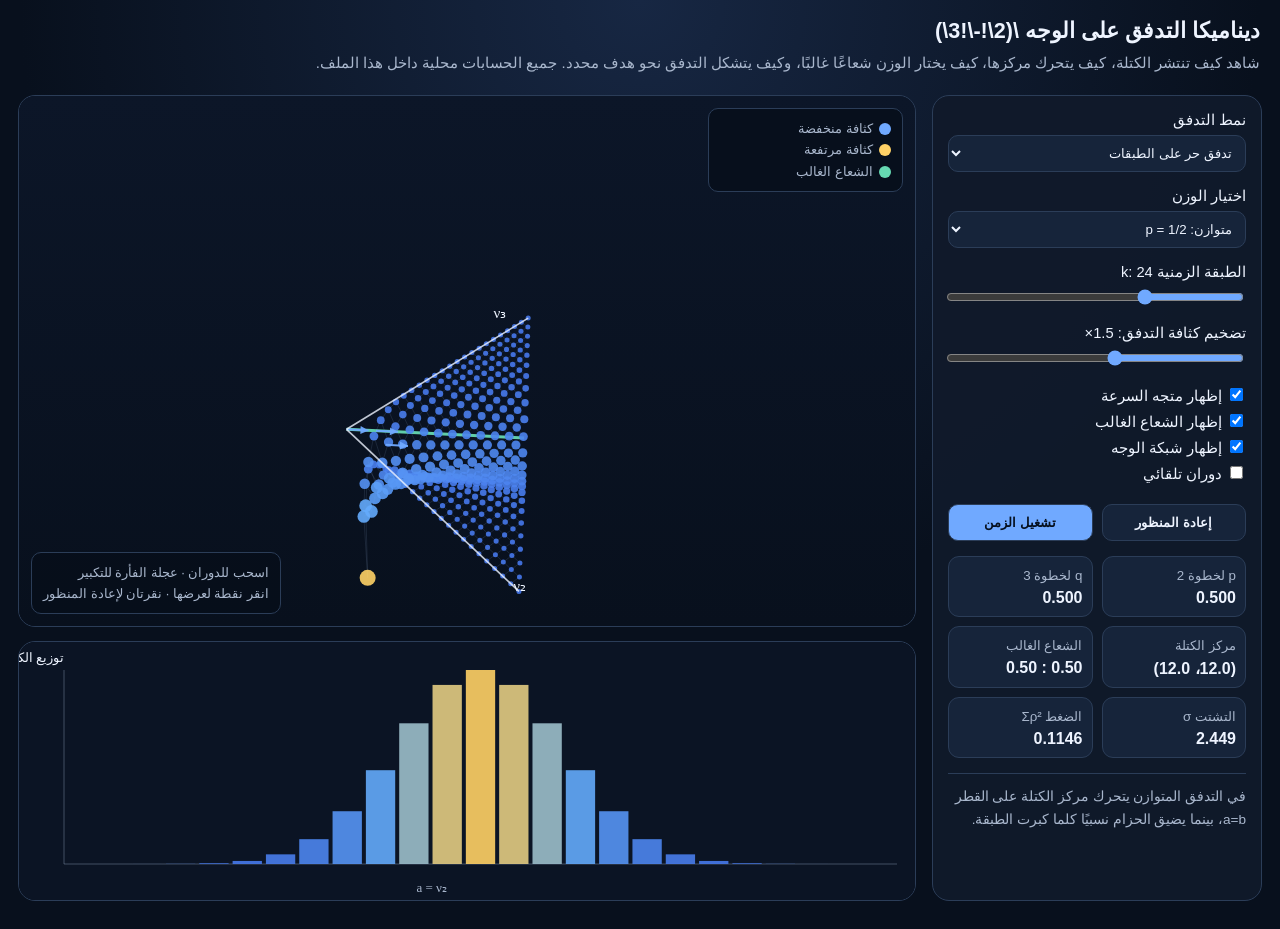
<file: static/pvg/pvg_2_3_flow_dynamics.html>
<!doctype html>
<html lang="ar" dir="rtl">
<head>
<meta charset="utf-8">
<meta name="viewport" content="width=device-width,initial-scale=1">
<title>ديناميكا التدفق على وجه 2–3 في PVG</title>
<style>
:root{
  --bg:#08101d;--panel:#101a2b;--panel2:#16243a;--text:#eef4ff;
  --muted:#a9b7cd;--border:#2b3d58;--accent:#70a9ff;--hot:#ffd166;
  --flow:#66d9b2;--danger:#ff8c8c;
}
*{box-sizing:border-box}
body{
  margin:0;background:radial-gradient(circle at 50% 0,#172743 0,#08101d 55%);
  color:var(--text);font-family:Tahoma,Arial,sans-serif;min-height:100vh
}
header{max-width:1500px;margin:auto;padding:18px 20px 7px}
h1{font-size:1.35rem;margin:0 0 7px}
.subtitle{color:var(--muted);line-height:1.7;font-size:.93rem}
main{
  max-width:1500px;margin:auto;padding:12px 18px 28px;
  display:grid;grid-template-columns:330px minmax(0,1fr);gap:16px
}
.panel{background:rgba(16,26,43,.95);border:1px solid var(--border);border-radius:17px}
.controls{padding:15px;display:flex;flex-direction:column;gap:15px}
label{display:block;margin-bottom:7px;font-size:.92rem}
input[type=range],select{width:100%}
select,input[type=number]{
  background:var(--panel2);color:var(--text);border:1px solid var(--border);
  border-radius:10px;padding:9px
}
input[type=range]{accent-color:var(--accent)}
.row{display:flex;justify-content:space-between;gap:10px;color:var(--muted);font-size:.82rem}
.grid2{display:grid;grid-template-columns:1fr 1fr;gap:9px}
button{
  padding:10px;border-radius:10px;border:1px solid var(--border);cursor:pointer;
  background:var(--accent);color:#06101e;font-weight:700
}
button.secondary{background:var(--panel2);color:var(--text)}
.metrics{display:grid;grid-template-columns:1fr 1fr;gap:9px}
.metric{background:var(--panel2);border:1px solid var(--border);border-radius:11px;padding:9px}
.metric small{color:var(--muted)}
.metric strong{display:block;margin-top:5px;font-size:1rem}
.visuals{display:grid;grid-template-rows:minmax(530px,1fr) 260px;gap:14px}
.stage,.chart{position:relative;overflow:hidden}
canvas{display:block;width:100%;height:100%;touch-action:none}
#flowCanvas{min-height:530px;cursor:grab;background:linear-gradient(#0c1628,#08101d)}
#flowCanvas:active{cursor:grabbing}
#chartCanvas{min-height:260px;background:#0b1424}
.overlay{
  position:absolute;background:rgba(7,14,26,.82);border:1px solid var(--border);
  border-radius:10px;padding:9px 11px;font-size:.8rem;color:var(--muted);line-height:1.65
}
.hint{left:12px;bottom:12px}
.legend{right:12px;top:12px;min-width:195px}
.swatch{display:inline-block;width:12px;height:12px;border-radius:50%;margin-left:6px;vertical-align:-2px}
.note{border-top:1px solid var(--border);padding-top:11px;color:var(--muted);line-height:1.7;font-size:.85rem}
.section-title{font-weight:700;margin-bottom:8px}
.target-fields{display:none}
.target-fields.active{display:grid}
@media(max-width:920px){
  main{grid-template-columns:1fr}
  .visuals{grid-template-rows:520px 250px}
  #flowCanvas{min-height:520px}
}
</style>
</head>
<body>
<header>
  <h1>ديناميكا التدفق على الوجه \(2\!-\!3\)</h1>
  <div class="subtitle">
    شاهد كيف تنتشر الكتلة، كيف يتحرك مركزها، كيف يختار الوزن شعاعًا غالبًا،
    وكيف يتشكل التدفق نحو هدف محدد. جميع الحسابات محلية داخل هذا الملف.
  </div>
</header>

<main>
<aside class="panel controls">
  <div>
    <label for="mode">نمط التدفق</label>
    <select id="mode">
      <option value="free">تدفق حر على الطبقات</option>
      <option value="target">تدفق نحو هدف محدد</option>
    </select>
  </div>

  <div>
    <label for="weightMode">اختيار الوزن</label>
    <select id="weightMode">
      <option value="balanced">متوازن: p = 1/2</option>
      <option value="arithmetic">حسابي: أوزان 2 و3</option>
      <option value="dirichlet">ديريشليه: n^(-s)</option>
      <option value="custom">مخصص: p يدوي</option>
    </select>
  </div>

  <div id="sWrap" style="display:none">
    <label for="s">معلمة ديريشليه s: <span id="sVal">1.00</span></label>
    <input id="s" type="range" min="-4" max="4" step=".05" value="1">
  </div>

  <div id="pWrap" style="display:none">
    <label for="p">احتمال خطوة 2: <span id="pVal">0.50</span></label>
    <input id="p" type="range" min=".02" max=".98" step=".01" value=".5">
  </div>

  <div>
    <label for="K">الطبقة الزمنية k: <span id="Kval">24</span></label>
    <input id="K" type="range" min="2" max="70" value="24">
  </div>

  <div class="target-fields grid2" id="targetFields">
    <div>
      <label for="A">A = ν₂ للهدف</label>
      <input id="A" type="number" min="1" max="70" value="16">
    </div>
    <div>
      <label for="B">B = ν₃ للهدف</label>
      <input id="B" type="number" min="1" max="70" value="20">
    </div>
  </div>

  <div>
    <label for="height">تضخيم كثافة التدفق: <span id="heightVal">1.5×</span></label>
    <input id="height" type="range" min="0" max="35" value="15">
  </div>

  <div>
    <label><input id="showVectors" type="checkbox" checked> إظهار متجه السرعة</label>
    <label><input id="showRay" type="checkbox" checked> إظهار الشعاع الغالب</label>
    <label><input id="showMesh" type="checkbox" checked> إظهار شبكة الوجه</label>
    <label><input id="autorotate" type="checkbox"> دوران تلقائي</label>
  </div>

  <div class="grid2">
    <button id="reset" class="secondary">إعادة المنظور</button>
    <button id="animate">تشغيل الزمن</button>
  </div>

  <div class="metrics">
    <div class="metric"><small>p لخطوة 2</small><strong id="mP">0.500</strong></div>
    <div class="metric"><small>q لخطوة 3</small><strong id="mQ">0.500</strong></div>
    <div class="metric"><small>مركز الكتلة</small><strong id="mCenter">(12.0،12.0)</strong></div>
    <div class="metric"><small>الشعاع الغالب</small><strong id="mRay">1 : 1</strong></div>
    <div class="metric"><small>التشتت σ</small><strong id="mSigma">2.449</strong></div>
    <div class="metric"><small>الضغط Σρ²</small><strong id="mPressure">—</strong></div>
  </div>

  <div class="note" id="explain">
    في التدفق المتوازن يتحرك مركز الكتلة على القطر \(a=b\)، بينما يضيق الحزام نسبيًا كلما كبرت الطبقة.
  </div>
</aside>

<section class="visuals">
  <div class="panel stage">
    <canvas id="flowCanvas"></canvas>
    <div class="overlay legend">
      <div><span class="swatch" style="background:var(--accent)"></span>كثافة منخفضة</div>
      <div><span class="swatch" style="background:var(--hot)"></span>كثافة مرتفعة</div>
      <div><span class="swatch" style="background:var(--flow)"></span>الشعاع الغالب</div>
    </div>
    <div class="overlay hint">
      اسحب للدوران · عجلة الفأرة للتكبير<br>
      انقر نقطة لعرضها · نقرتان لإعادة المنظور
    </div>
  </div>
  <div class="panel chart">
    <canvas id="chartCanvas"></canvas>
  </div>
</section>
</main>

<script>
(() => {
const $=id=>document.getElementById(id);
const c=$('flowCanvas'),ctx=c.getContext('2d');
const cc=$('chartCanvas'),cctx=cc.getContext('2d');

const st={
  mode:'free',weightMode:'balanced',K:24,p:.5,s:1,A:16,B:20,height:1.5,
  yaw:-.85,pitch:.72,zoom:1,drag:false,lastX:0,lastY:0,auto:false,
  vectors:true,ray:true,mesh:true,selected:null,timer:null
};

function resize(){
  for(const cv of [c,cc]){
    const r=cv.getBoundingClientRect(),d=Math.min(devicePixelRatio||1,2);
    cv.width=Math.round(r.width*d);cv.height=Math.round(r.height*d);
    cv.getContext('2d').setTransform(d,0,0,d,0,0);
  }
  draw();
}
function logGamma(z){
  const q=[676.5203681218851,-1259.1392167224028,771.32342877765313,-176.61502916214059,12.507343278686905,-.13857109526572012,9.9843695780195716e-6,1.5056327351493116e-7];
  if(z<.5)return Math.log(Math.PI)-Math.log(Math.sin(Math.PI*z))-logGamma(1-z);
  z-=1;let x=.99999999999980993;
  for(let i=0;i<q.length;i++)x+=q[i]/(z+i+1);
  const t=z+q.length-.5;
  return .5*Math.log(2*Math.PI)+(z+.5)*Math.log(t)-t+Math.log(x);
}
function logC(n,k){if(k<0||k>n)return -Infinity;return logGamma(n+1)-logGamma(k+1)-logGamma(n-k+1)}
function getP(){
  if(st.weightMode==='balanced')return .5;
  if(st.weightMode==='arithmetic')return 2/5;
  if(st.weightMode==='dirichlet'){
    const u=Math.pow(2,-st.s),v=Math.pow(3,-st.s);return u/(u+v);
  }
  return st.p;
}
function densityFree(a,b){
  const k=a+b,p=getP(),q=1-p;
  return Math.exp(logC(k,a)+a*Math.log(p)+b*Math.log(q));
}
function densityTarget(a,b){
  const A=st.A,B=st.B;
  if(a<0||b<0||a>A||b>B)return 0;
  return Math.exp(logC(a+b,a)+logC(A+B-a-b,A-a)-logC(A+B,A));
}
function density(a,b){return st.mode==='free'?densityFree(a,b):densityTarget(a,b)}
function domain(){
  const arr=[];
  if(st.mode==='free'){
    for(let a=0;a<=st.K;a++)for(let b=0;b<=st.K-a;b++)arr.push({a,b,rho:density(a,b)});
  }else{
    for(let a=0;a<=st.A;a++)for(let b=0;b<=st.B;b++)arr.push({a,b,rho:density(a,b)});
  }
  return arr;
}
function project(a,b,z,maxCoord,maxZ){
  let x=a-maxCoord*.34,y=b-maxCoord*.34,zz=(maxZ?z/maxZ:0)*maxCoord*.72*st.height;
  const cy=Math.cos(st.yaw),sy=Math.sin(st.yaw),cp=Math.cos(st.pitch),sp=Math.sin(st.pitch);
  const x1=x*cy-y*sy,y1=x*sy+y*cy,y2=y1*cp-zz*sp,z2=y1*sp+zz*cp;
  const w=c.clientWidth,h=c.clientHeight,scale=Math.min(w,h)/(maxCoord*2.1)*st.zoom;
  const persp=1/(1+Math.max(-.72,z2/(maxCoord*3.8)));
  return{x:w/2+x1*scale*persp,y:h*.64-y2*scale*persp,depth:z2,persp};
}
function col(t,a=1){
  t=Math.max(0,Math.min(1,t));
  let r,g,b;
  if(t<.58){const u=t/.58;r=70+(105-70)*u;g=120+(180-120)*u;b=235+(255-235)*u}
  else{const u=(t-.58)/.42;r=105+(255-105)*u;g=180+(209-180)*u;b=255+(102-255)*u}
  return`rgba(${r|0},${g|0},${b|0},${a})`;
}
let proj=[];
function draw3D(){
  const pts=domain(),maxCoord=st.mode==='free'?st.K:Math.max(st.A,st.B),maxZ=Math.max(1e-12,...pts.map(x=>x.rho));
  proj=pts.map(x=>({...x,...project(x.a,x.b,x.rho,maxCoord,maxZ),t:x.rho/maxZ})).sort((u,v)=>u.depth-v.depth);
  ctx.clearRect(0,0,c.clientWidth,c.clientHeight);

  if(st.mesh){
    ctx.lineWidth=.7;ctx.strokeStyle='rgba(130,150,185,.24)';
    const aMax=st.mode==='free'?st.K:st.A,bMax=st.mode==='free'?st.K:st.B;
    for(let a=0;a<=aMax;a++){
      const ar=proj.filter(p=>p.a===a).sort((x,y)=>x.b-y.b);
      if(ar.length>1){ctx.beginPath();ctx.moveTo(ar[0].x,ar[0].y);for(let i=1;i<ar.length;i++)ctx.lineTo(ar[i].x,ar[i].y);ctx.stroke()}
    }
    for(let b=0;b<=bMax;b++){
      const ar=proj.filter(p=>p.b===b).sort((x,y)=>x.a-y.a);
      if(ar.length>1){ctx.beginPath();ctx.moveTo(ar[0].x,ar[0].y);for(let i=1;i<ar.length;i++)ctx.lineTo(ar[i].x,ar[i].y);ctx.stroke()}
    }
  }

  if(st.ray){
    const p=getP(),q=1-p;
    let endA,endB;
    if(st.mode==='free'){endA=st.K*p;endB=st.K*q}
    else{endA=st.A;endB=st.B}
    const o=project(0,0,0,maxCoord,maxZ),e=project(endA,endB,0,maxCoord,maxZ);
    ctx.strokeStyle='rgba(102,217,178,.95)';ctx.lineWidth=3;
    ctx.beginPath();ctx.moveTo(o.x,o.y);ctx.lineTo(e.x,e.y);ctx.stroke();
  }

  for(const p of proj){
    const sel=st.selected&&p.a===st.selected.a&&p.b===st.selected.b;
    const r=2.5+5.5*Math.sqrt(p.t)+(sel?3:0);
    ctx.beginPath();ctx.arc(p.x,p.y,r,0,Math.PI*2);
    ctx.fillStyle=sel?'#fff':col(p.t,.9);ctx.fill();
    if(sel){ctx.beginPath();ctx.arc(p.x,p.y,r+5,0,Math.PI*2);ctx.strokeStyle='#ffd166';ctx.lineWidth=2.2;ctx.stroke()}
  }

  if(st.vectors){
    const p=getP(),q=1-p;
    const base=st.mode==='free'?Math.min(st.K,8):Math.min(st.A+st.B,8);
    const starts=[[0,0],[base*.25,base*.25],[base*.5,base*.2]];
    for(const [a,b] of starts){
      const s=project(a,b,0,maxCoord,maxZ),e=project(a+p*3,b+q*3,0,maxCoord,maxZ);
      arrow(ctx,s.x,s.y,e.x,e.y,'rgba(112,169,255,.95)');
    }
  }

  const o=project(0,0,0,maxCoord,maxZ);
  const ax=project(st.mode==='free'?st.K:st.A,0,0,maxCoord,maxZ);
  const bx=project(0,st.mode==='free'?st.K:st.B,0,maxCoord,maxZ);
  ctx.strokeStyle='rgba(238,244,255,.8)';ctx.lineWidth=1.7;
  ctx.beginPath();ctx.moveTo(o.x,o.y);ctx.lineTo(ax.x,ax.y);ctx.stroke();
  ctx.beginPath();ctx.moveTo(o.x,o.y);ctx.lineTo(bx.x,bx.y);ctx.stroke();
  ctx.fillStyle='#eef4ff';ctx.font='15px Tahoma';ctx.fillText('ν₂',ax.x+7,ax.y);ctx.fillText('ν₃',bx.x-22,bx.y);
}
function arrow(g,x1,y1,x2,y2,color){
  const ang=Math.atan2(y2-y1,x2-x1),h=9;
  g.strokeStyle=color;g.fillStyle=color;g.lineWidth=2;
  g.beginPath();g.moveTo(x1,y1);g.lineTo(x2,y2);g.stroke();
  g.beginPath();g.moveTo(x2,y2);g.lineTo(x2-h*Math.cos(ang-.45),y2-h*Math.sin(ang-.45));g.lineTo(x2-h*Math.cos(ang+.45),y2-h*Math.sin(ang+.45));g.closePath();g.fill();
}
function distribution(){
  const arr=[];
  if(st.mode==='free'){
    for(let a=0;a<=st.K;a++)arr.push({a,b:st.K-a,rho:densityFree(a,st.K-a)});
  }else{
    const t=Math.min(st.K,st.A+st.B);
    const lo=Math.max(0,t-st.B),hi=Math.min(st.A,t);
    for(let a=lo;a<=hi;a++)arr.push({a,b:t-a,rho:densityTarget(a,t-a)});
  }
  const s=arr.reduce((x,y)=>x+y.rho,0)||1;
  arr.forEach(x=>x.rho/=s);
  return arr;
}
function drawChart(){
  const w=cc.clientWidth,h=cc.clientHeight;cctx.clearRect(0,0,w,h);
  const arr=distribution(),m=Math.max(1e-12,...arr.map(x=>x.rho));
  const pad={l:45,r:18,t:28,b:38},pw=w-pad.l-pad.r,ph=h-pad.t-pad.b;
  cctx.strokeStyle='rgba(170,190,220,.35)';cctx.lineWidth=1;
  cctx.beginPath();cctx.moveTo(pad.l,pad.t);cctx.lineTo(pad.l,h-pad.b);cctx.lineTo(w-pad.r,h-pad.b);cctx.stroke();
  const bw=pw/Math.max(1,arr.length);
  arr.forEach((x,i)=>{
    const bh=ph*x.rho/m,xx=pad.l+i*bw+2,yy=h-pad.b-bh;
    cctx.fillStyle=col(x.rho/m,.9);cctx.fillRect(xx,yy,Math.max(1,bw-4),bh);
  });
  cctx.fillStyle='#eef4ff';cctx.font='13px Tahoma';
  cctx.fillText(st.mode==='free'?`توزيع الكتلة على الطبقة k=${st.K}`:`مقطع التدفق عند الطبقة t=${Math.min(st.K,st.A+st.B)}`,pad.l,pad.t-8);
  cctx.fillStyle='#a9b7cd';cctx.fillText('a = ν₂',w/2-20,h-10);
}
function updateMetrics(){
  const p=getP(),q=1-p;
  let centerA,centerB,sigma;
  if(st.mode==='free'){
    centerA=st.K*p;centerB=st.K*q;sigma=Math.sqrt(st.K*p*q);
  }else{
    const t=Math.min(st.K,st.A+st.B);
    centerA=t*st.A/(st.A+st.B);centerB=t*st.B/(st.A+st.B);
    sigma=Math.sqrt(t*(st.A/(st.A+st.B))*(st.B/(st.A+st.B))*((st.A+st.B-t)/(Math.max(1,st.A+st.B-1))));
  }
  const arr=distribution(),pressure=arr.reduce((s,x)=>s+x.rho*x.rho,0);
  $('mP').textContent=p.toFixed(3);$('mQ').textContent=q.toFixed(3);
  $('mCenter').textContent=`(${centerA.toFixed(1)}، ${centerB.toFixed(1)})`;
  $('mRay').textContent=st.mode==='free'?`${p.toFixed(2)} : ${q.toFixed(2)}`:`${st.A} : ${st.B}`;
  $('mSigma').textContent=sigma.toFixed(3);$('mPressure').textContent=pressure.toFixed(4);
}
function updateExplain(){
  const p=getP();
  if(st.mode==='target'){
    $('explain').textContent=`التدفق الآن مشروط بالوصول إلى الهدف (${st.A}، ${st.B}). مركز كل مقطع زمني يتحرك على الشعاع a:b = ${st.A}:${st.B}.`;
  }else if(st.weightMode==='dirichlet'){
    $('explain').textContent=`عند الوزن n^(-s) ومع s=${st.s.toFixed(2)} يصبح p=${p.toFixed(3)}. المعلمة s تحرك الشعاع الغالب بسلاسة بين محوري 2 و3.`;
  }else if(st.weightMode==='arithmetic'){
    $('explain').textContent='الوزن الحسابي 2^a3^b يعطي p=2/5 وq=3/5، لذلك ينتقل مركز التدفق من القطر إلى الشعاع a:b=2:3.';
  }else{
    $('explain').textContent='في التدفق المتوازن يتحرك مركز الكتلة على القطر a=b، بينما يضيق الحزام نسبيًا كلما كبرت الطبقة.';
  }
}
function draw(){draw3D();drawChart();updateMetrics();updateExplain()}
function syncWeightUI(){
  $('sWrap').style.display=st.weightMode==='dirichlet'?'block':'none';
  $('pWrap').style.display=st.weightMode==='custom'?'block':'none';
}
$('mode').addEventListener('change',e=>{st.mode=e.target.value;$('targetFields').classList.toggle('active',st.mode==='target');draw()});
$('weightMode').addEventListener('change',e=>{st.weightMode=e.target.value;syncWeightUI();draw()});
$('s').addEventListener('input',e=>{st.s=+e.target.value;$('sVal').textContent=st.s.toFixed(2);draw()});
$('p').addEventListener('input',e=>{st.p=+e.target.value;$('pVal').textContent=st.p.toFixed(2);draw()});
$('K').addEventListener('input',e=>{st.K=+e.target.value;$('Kval').textContent=st.K;draw()});
$('height').addEventListener('input',e=>{st.height=+e.target.value/10;$('heightVal').textContent=st.height.toFixed(1)+'×';draw()});
$('A').addEventListener('input',e=>{st.A=Math.max(1,+e.target.value||1);draw()});
$('B').addEventListener('input',e=>{st.B=Math.max(1,+e.target.value||1);draw()});
$('showVectors').addEventListener('change',e=>{st.vectors=e.target.checked;draw()});
$('showRay').addEventListener('change',e=>{st.ray=e.target.checked;draw()});
$('showMesh').addEventListener('change',e=>{st.mesh=e.target.checked;draw()});
$('autorotate').addEventListener('change',e=>st.auto=e.target.checked);
function reset(){st.yaw=-.85;st.pitch=.72;st.zoom=1;draw()}
$('reset').addEventListener('click',reset);c.addEventListener('dblclick',reset);
c.addEventListener('pointerdown',e=>{st.drag=true;st.lastX=e.clientX;st.lastY=e.clientY;c.setPointerCapture(e.pointerId)});
c.addEventListener('pointermove',e=>{if(!st.drag)return;const dx=e.clientX-st.lastX,dy=e.clientY-st.lastY;st.lastX=e.clientX;st.lastY=e.clientY;st.yaw+=dx*.009;st.pitch=Math.max(-1.3,Math.min(1.3,st.pitch+dy*.009));draw()});
c.addEventListener('pointerup',e=>{st.drag=false;c.releasePointerCapture(e.pointerId)});
c.addEventListener('wheel',e=>{e.preventDefault();st.zoom=Math.max(.45,Math.min(3,st.zoom*Math.exp(-e.deltaY*.001)));draw()},{passive:false});
c.addEventListener('click',e=>{
  const r=c.getBoundingClientRect(),x=e.clientX-r.left,y=e.clientY-r.top;let best=null,d=1e9;
  for(const p of proj){const q=(p.x-x)**2+(p.y-y)**2;if(q<d){d=q;best=p}}
  if(best&&d<450){st.selected={a:best.a,b:best.b};draw()}
});
$('animate').addEventListener('click',()=>{
  if(st.timer){clearInterval(st.timer);st.timer=null;$('animate').textContent='تشغيل الزمن';return}
  st.K=2;$('K').value=2;$('Kval').textContent=2;$('animate').textContent='إيقاف';
  st.timer=setInterval(()=>{
    st.K++;const lim=st.mode==='free'?70:st.A+st.B;
    if(st.K>lim){clearInterval(st.timer);st.timer=null;$('animate').textContent='تشغيل الزمن';return}
    $('K').value=Math.min(70,st.K);$('Kval').textContent=st.K;draw();
  },230);
});
function loop(){if(st.auto&&!st.drag){st.yaw+=.003;draw()}requestAnimationFrame(loop)}
window.addEventListener('resize',resize);syncWeightUI();resize();loop();
})();
</script>
</body>
</html>
</file>
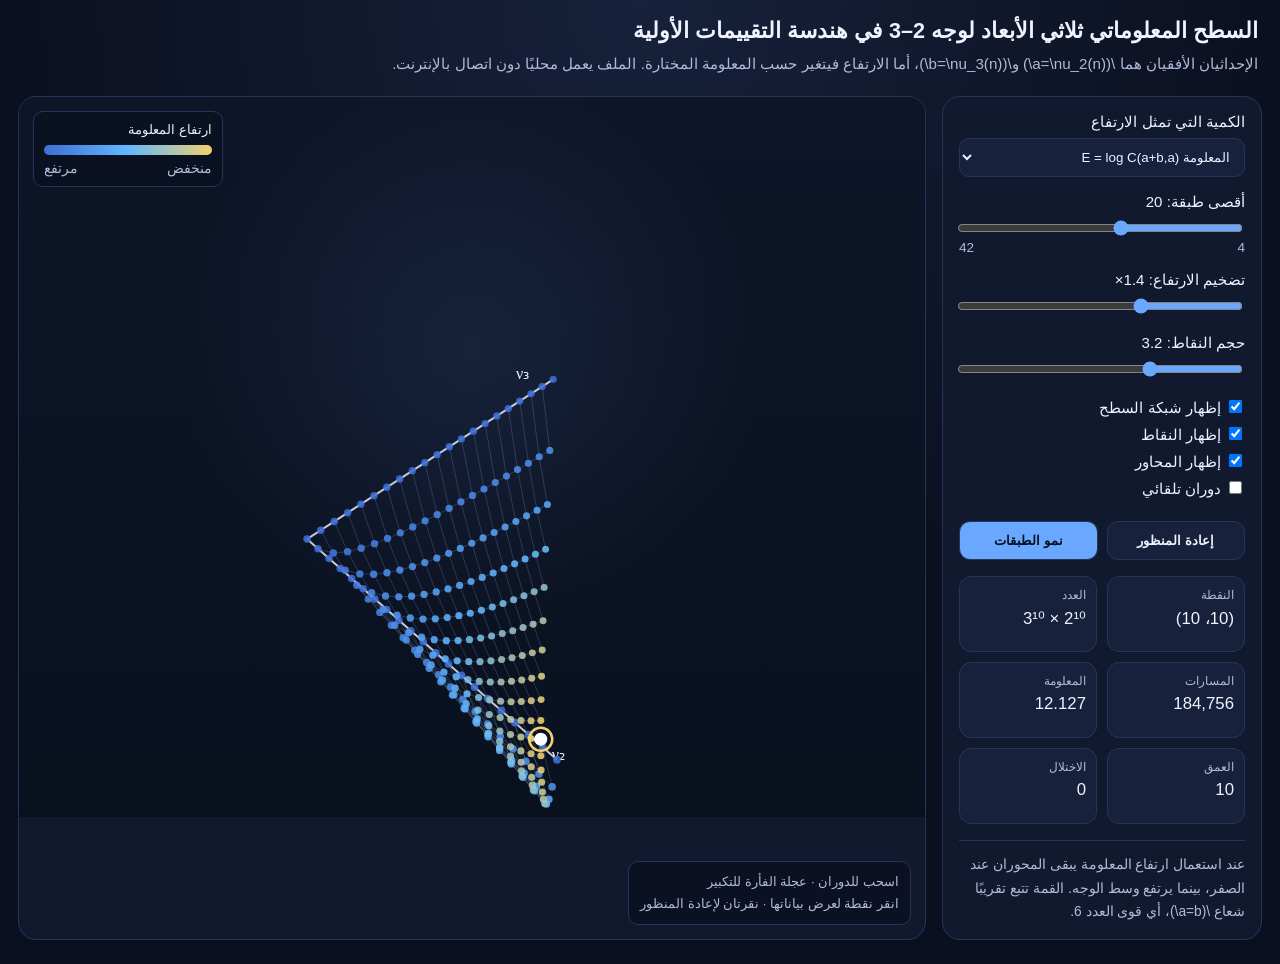
<file: static/pvg/pvg_2_3_information_surface_3d.html>
<!doctype html>
<html lang="ar" dir="rtl">
<head>
  <meta charset="utf-8" />
  <meta name="viewport" content="width=device-width,initial-scale=1" />
  <title>السطح المعلوماتي لوجه 2–3 في PVG</title>
  <style>
    :root{
      --bg:#0b1020;
      --panel:#121a2f;
      --panel2:#17213b;
      --text:#eef3ff;
      --muted:#aebbd7;
      --accent:#6aa8ff;
      --grid:#7f91b6;
      --border:#263556;
      --hot:#f2d16b;
    }
    *{box-sizing:border-box}
    body{
      margin:0;
      font-family:Tahoma,Arial,sans-serif;
      background:radial-gradient(circle at top,#17213b 0,#0b1020 55%);
      color:var(--text);
      min-height:100vh;
    }
    header{
      padding:18px 22px 8px;
      max-width:1500px;
      margin:auto;
    }
    h1{font-size:1.35rem;margin:0 0 8px}
    .subtitle{color:var(--muted);font-size:.95rem;line-height:1.6}
    main{
      max-width:1500px;
      margin:auto;
      padding:12px 18px 24px;
      display:grid;
      grid-template-columns:320px minmax(0,1fr);
      gap:16px;
    }
    .panel{
      background:rgba(18,26,47,.94);
      border:1px solid var(--border);
      border-radius:18px;
      padding:16px;
    }
    .controls{display:flex;flex-direction:column;gap:16px}
    label{display:block;font-size:.94rem;margin-bottom:7px}
    input[type=range],select{width:100%}
    select{
      background:var(--panel2);
      color:var(--text);
      border:1px solid var(--border);
      padding:10px;
      border-radius:10px;
    }
    input[type=range]{accent-color:var(--accent)}
    .row{display:flex;justify-content:space-between;gap:10px;color:var(--muted);font-size:.85rem}
    button{
      border:1px solid var(--border);
      background:var(--accent);
      color:#071020;
      font-weight:700;
      padding:11px 12px;
      border-radius:11px;
      cursor:pointer;
    }
    button.secondary{background:var(--panel2);color:var(--text)}
    .metrics{
      display:grid;
      grid-template-columns:1fr 1fr;
      gap:10px;
    }
    .metric{
      background:var(--panel2);
      border:1px solid var(--border);
      border-radius:12px;
      padding:10px;
      min-height:76px;
    }
    .metric .k{color:var(--muted);font-size:.78rem}
    .metric .v{font-size:1.05rem;margin-top:6px;word-break:break-word}
    .stage{
      position:relative;
      overflow:hidden;
      min-height:720px;
      padding:0;
    }
    canvas{
      display:block;
      width:100%;
      height:720px;
      cursor:grab;
      touch-action:none;
      background:
        radial-gradient(circle at 50% 35%,rgba(70,100,160,.18),transparent 45%),
        linear-gradient(#0e1528,#09101e);
    }
    canvas:active{cursor:grabbing}
    .hint{
      position:absolute;
      right:14px;
      bottom:14px;
      background:rgba(10,16,31,.78);
      border:1px solid var(--border);
      border-radius:10px;
      padding:9px 11px;
      color:var(--muted);
      font-size:.82rem;
      line-height:1.7;
      pointer-events:none;
    }
    .legend{
      position:absolute;
      left:14px;
      top:14px;
      width:190px;
      background:rgba(10,16,31,.78);
      border:1px solid var(--border);
      border-radius:10px;
      padding:10px;
      font-size:.82rem;
    }
    .gradient{
      height:10px;
      border-radius:999px;
      margin:8px 0 5px;
      background:linear-gradient(90deg,#3e6ed6,#61b8ff,#f2d16b);
    }
    .note{
      color:var(--muted);
      font-size:.86rem;
      line-height:1.7;
      border-top:1px solid var(--border);
      padding-top:12px;
    }
    @media(max-width:900px){
      main{grid-template-columns:1fr}
      .stage{min-height:590px}
      canvas{height:590px}
    }
  </style>
</head>
<body>
<header>
  <h1>السطح المعلوماتي ثلاثي الأبعاد لوجه 2–3 في هندسة التقييمات الأولية</h1>
  <div class="subtitle">
    الإحداثيان الأفقيان هما \(a=\nu_2(n)\) و\(b=\nu_3(n)\)، أما الارتفاع فيتغير حسب المعلومة المختارة.
    الملف يعمل محليًا دون اتصال بالإنترنت.
  </div>
</header>

<main>
  <aside class="panel controls">
    <div>
      <label for="metric">الكمية التي تمثل الارتفاع</label>
      <select id="metric">
        <option value="entropy">المعلومة E = log C(a+b,a)</option>
        <option value="paths">عدد المسارات C(a+b,a) — مقياس لوغاريتمي</option>
        <option value="depth">العمق min(a,b)</option>
        <option value="curvature">انحناء التفاعل K□</option>
        <option value="flat">المستوى المسطح</option>
      </select>
    </div>

    <div>
      <label for="K">أقصى طبقة: <span id="Kval">20</span></label>
      <input id="K" type="range" min="4" max="42" value="20">
      <div class="row"><span>4</span><span>42</span></div>
    </div>

    <div>
      <label for="height">تضخيم الارتفاع: <span id="Hval">1.4×</span></label>
      <input id="height" type="range" min="0" max="40" value="14">
    </div>

    <div>
      <label for="pointSize">حجم النقاط: <span id="Pval">3.2</span></label>
      <input id="pointSize" type="range" min="1" max="8" step=".2" value="3.2">
    </div>

    <div>
      <label><input id="mesh" type="checkbox" checked> إظهار شبكة السطح</label>
      <label><input id="points" type="checkbox" checked> إظهار النقاط</label>
      <label><input id="axes" type="checkbox" checked> إظهار المحاور</label>
      <label><input id="autorotate" type="checkbox"> دوران تلقائي</label>
    </div>

    <div style="display:grid;grid-template-columns:1fr 1fr;gap:9px">
      <button id="reset" class="secondary">إعادة المنظور</button>
      <button id="animate">نمو الطبقات</button>
    </div>

    <div class="metrics">
      <div class="metric"><div class="k">النقطة</div><div class="v" id="mPoint">(10،10)</div></div>
      <div class="metric"><div class="k">العدد</div><div class="v" id="mNumber">2¹⁰ × 3¹⁰</div></div>
      <div class="metric"><div class="k">المسارات</div><div class="v" id="mPaths">184,756</div></div>
      <div class="metric"><div class="k">المعلومة</div><div class="v" id="mEntropy">12.127</div></div>
      <div class="metric"><div class="k">العمق</div><div class="v" id="mDepth">10</div></div>
      <div class="metric"><div class="k">الاختلال</div><div class="v" id="mImbalance">0</div></div>
    </div>

    <div class="note" id="description">
      عند استعمال ارتفاع المعلومة يبقى المحوران عند الصفر، بينما يرتفع وسط الوجه. القمة تتبع تقريبًا شعاع \(a=b\)، أي قوى العدد 6.
    </div>
  </aside>

  <section class="panel stage">
    <canvas id="c"></canvas>
    <div class="legend">
      <div id="legendTitle">ارتفاع المعلومة</div>
      <div class="gradient"></div>
      <div class="row"><span>منخفض</span><span>مرتفع</span></div>
    </div>
    <div class="hint">
      اسحب للدوران · عجلة الفأرة للتكبير<br>
      انقر نقطة لعرض بياناتها · نقرتان لإعادة المنظور
    </div>
  </section>
</main>

<script>
(() => {
  const canvas = document.getElementById('c');
  const ctx = canvas.getContext('2d');
  const $ = id => document.getElementById(id);

  const state = {
    K:20, metric:'entropy', height:1.4, pointSize:3.2,
    mesh:true, points:true, axes:true,
    yaw:-0.82, pitch:0.72, zoom:1,
    selected:{a:10,b:10}, dragging:false,
    lastX:0,lastY:0, auto:false, growTimer:null
  };

  function resize(){
    const r=canvas.getBoundingClientRect();
    const dpr=Math.min(devicePixelRatio||1,2);
    canvas.width=Math.round(r.width*dpr);
    canvas.height=Math.round(r.height*dpr);
    ctx.setTransform(dpr,0,0,dpr,0,0);
    draw();
  }

  function logGamma(z){
    const c=[676.5203681218851,-1259.1392167224028,771.32342877765313,-176.61502916214059,12.507343278686905,-0.13857109526572012,9.9843695780195716e-6,1.5056327351493116e-7];
    if(z<.5)return Math.log(Math.PI)-Math.log(Math.sin(Math.PI*z))-logGamma(1-z);
    z-=1; let x=.99999999999980993;
    for(let i=0;i<c.length;i++)x+=c[i]/(z+i+1);
    const t=z+c.length-.5;
    return .5*Math.log(2*Math.PI)+(z+.5)*Math.log(t)-t+Math.log(x);
  }
  function logC(n,k){return logGamma(n+1)-logGamma(k+1)-logGamma(n-k+1)}
  function comb(n,k){
    k=Math.min(k,n-k); let r=1;
    for(let i=1;i<=k;i++)r=r*(n-k+i)/i;
    return Math.round(r);
  }
  function zRaw(a,b){
    const k=a+b;
    if(state.metric==='flat')return 0;
    if(state.metric==='depth')return Math.min(a,b);
    if(state.metric==='curvature')return Math.log((k+2)/(k+1));
    return logC(k,a);
  }
  function allPoints(){
    const p=[];
    for(let a=0;a<=state.K;a++)
      for(let b=0;b<=state.K-a;b++)
        p.push({a,b,z:zRaw(a,b)});
    return p;
  }
  function rotateProject(a,b,z,maxZ){
    const K=state.K;
    let x=a-K/3, y=b-K/3;
    let zz=(maxZ?z/maxZ:0)*K*.72*state.height;

    const cy=Math.cos(state.yaw), sy=Math.sin(state.yaw);
    const cp=Math.cos(state.pitch), sp=Math.sin(state.pitch);

    const x1=x*cy-y*sy;
    const y1=x*sy+y*cy;
    const y2=y1*cp-zz*sp;
    const z2=y1*sp+zz*cp;

    const w=canvas.clientWidth,h=canvas.clientHeight;
    const scale=Math.min(w,h)/(state.K*2.05)*state.zoom;
    const perspective=1/(1+Math.max(-.75,z2/(state.K*3.7)));
    return {
      x:w/2+x1*scale*perspective,
      y:h*.62-y2*scale*perspective,
      depth:z2,
      perspective
    };
  }
  function color(t,alpha=1){
    t=Math.max(0,Math.min(1,t));
    let r,g,b;
    if(t<.55){
      const u=t/.55;
      r=62+(97-62)*u; g=110+(184-110)*u; b=214+(255-214)*u;
    }else{
      const u=(t-.55)/.45;
      r=97+(242-97)*u; g=184+(209-184)*u; b=255+(107-255)*u;
    }
    return `rgba(${r|0},${g|0},${b|0},${alpha})`;
  }

  let projected=[];
  function draw(){
    const w=canvas.clientWidth,h=canvas.clientHeight;
    ctx.clearRect(0,0,w,h);
    const pts=allPoints();
    const maxZ=Math.max(1,...pts.map(p=>p.z));
    projected=pts.map(p=>({...p,...rotateProject(p.a,p.b,p.z,maxZ),t:p.z/maxZ}));
    projected.sort((p,q)=>p.depth-q.depth);

    if(state.mesh){
      ctx.lineWidth=.8;
      for(let a=0;a<=state.K;a++){
        const arr=projected.filter(p=>p.a===a).sort((p,q)=>p.b-q.b);
        if(arr.length>1){
          ctx.beginPath(); ctx.moveTo(arr[0].x,arr[0].y);
          for(let i=1;i<arr.length;i++)ctx.lineTo(arr[i].x,arr[i].y);
          ctx.strokeStyle='rgba(126,145,182,.36)'; ctx.stroke();
        }
      }
      for(let b=0;b<=state.K;b++){
        const arr=projected.filter(p=>p.b===b).sort((p,q)=>p.a-q.a);
        if(arr.length>1){
          ctx.beginPath(); ctx.moveTo(arr[0].x,arr[0].y);
          for(let i=1;i<arr.length;i++)ctx.lineTo(arr[i].x,arr[i].y);
          ctx.strokeStyle='rgba(126,145,182,.36)'; ctx.stroke();
        }
      }
    }

    if(state.axes){
      const O=rotateProject(0,0,0,maxZ), A=rotateProject(state.K,0,0,maxZ), B=rotateProject(0,state.K,0,maxZ);
      ctx.lineWidth=2;
      ctx.strokeStyle='rgba(238,243,255,.8)';
      ctx.beginPath();ctx.moveTo(O.x,O.y);ctx.lineTo(A.x,A.y);ctx.stroke();
      ctx.beginPath();ctx.moveTo(O.x,O.y);ctx.lineTo(B.x,B.y);ctx.stroke();
      ctx.fillStyle='#eef3ff';ctx.font='16px Tahoma';
      ctx.fillText('ν₂',A.x+8,A.y);
      ctx.fillText('ν₃',B.x-24,B.y);
    }

    if(state.points){
      for(const p of projected){
        const sel=p.a===state.selected.a&&p.b===state.selected.b;
        const r=(state.pointSize*(.72+.45*p.perspective))+(sel?3:0);
        ctx.beginPath();ctx.arc(p.x,p.y,r,0,Math.PI*2);
        ctx.fillStyle=sel?'#ffffff':color(p.t,.88);
        ctx.fill();
        if(sel){
          ctx.beginPath();ctx.arc(p.x,p.y,r+5,0,Math.PI*2);
          ctx.strokeStyle='#f2d16b';ctx.lineWidth=2.5;ctx.stroke();
        }
      }
    }
    updateMetrics();
  }

  function superscript(n){
    const m={'0':'⁰','1':'¹','2':'²','3':'³','4':'⁴','5':'⁵','6':'⁶','7':'⁷','8':'⁸','9':'⁹','-':'⁻'};
    return String(n).split('').map(x=>m[x]||x).join('');
  }
  function updateMetrics(){
    let {a,b}=state.selected;
    if(a+b>state.K){a=Math.floor(state.K/2);b=state.K-a;state.selected={a,b}}
    const k=a+b;
    $('mPoint').textContent=`(${a}، ${b})`;
    $('mNumber').textContent=`2${superscript(a)} × 3${superscript(b)}`;
    $('mPaths').textContent=comb(k,a).toLocaleString('ar');
    $('mEntropy').textContent=logC(k,a).toFixed(3);
    $('mDepth').textContent=Math.min(a,b);
    $('mImbalance').textContent=a-b;
  }

  const descriptions={
    entropy:'عند استعمال ارتفاع المعلومة يبقى المحوران عند الصفر، بينما يرتفع وسط الوجه. القمة تتبع تقريبًا شعاع a=b، أي قوى العدد 6.',
    paths:'عدد المسارات يزداد بسرعة هائلة قرب مركز كل طبقة. استُعمل اللوغاريتم في الارتفاع حتى يبقى السطح قابلًا للرؤية.',
    depth:'تظهر أصداف العمق كسلالم متوازية. كل انتقال إلى الداخل يعني وجود زوج إضافي من 2 و3، أي عامل إضافي من 6.',
    curvature:'يعتمد انحناء التفاعل المحلي على الطبقة k=a+b فقط، لذلك يظهر كشرائط متساوية الارتفاع، ويضعف كلما ابتعدنا عن الأصل.',
    flat:'هذا هو وجه القسمة الأساسي بلا وزن معلوماتي. الشبكة نفسها مسطحة؛ الارتفاع يأتي من الحقل الموضوع فوقها.'
  };
  const titles={
    entropy:'ارتفاع المعلومة',
    paths:'عدد المسارات — لوغاريتمي',
    depth:'عمق النقطة',
    curvature:'انحناء التفاعل',
    flat:'الشبكة المسطحة'
  };

  $('metric').addEventListener('change',e=>{
    state.metric=e.target.value;
    $('description').textContent=descriptions[state.metric];
    $('legendTitle').textContent=titles[state.metric];
    draw();
  });
  $('K').addEventListener('input',e=>{state.K=+e.target.value;$('Kval').textContent=state.K;draw()});
  $('height').addEventListener('input',e=>{state.height=+e.target.value/10;$('Hval').textContent=state.height.toFixed(1)+'×';draw()});
  $('pointSize').addEventListener('input',e=>{state.pointSize=+e.target.value;$('Pval').textContent=state.pointSize.toFixed(1);draw()});
  $('mesh').addEventListener('change',e=>{state.mesh=e.target.checked;draw()});
  $('points').addEventListener('change',e=>{state.points=e.target.checked;draw()});
  $('axes').addEventListener('change',e=>{state.axes=e.target.checked;draw()});
  $('autorotate').addEventListener('change',e=>state.auto=e.target.checked);

  function resetView(){state.yaw=-.82;state.pitch=.72;state.zoom=1;draw()}
  $('reset').addEventListener('click',resetView);
  canvas.addEventListener('dblclick',resetView);

  canvas.addEventListener('pointerdown',e=>{
    state.dragging=true;state.lastX=e.clientX;state.lastY=e.clientY;canvas.setPointerCapture(e.pointerId);
  });
  canvas.addEventListener('pointermove',e=>{
    if(!state.dragging)return;
    const dx=e.clientX-state.lastX,dy=e.clientY-state.lastY;
    state.lastX=e.clientX;state.lastY=e.clientY;
    state.yaw+=dx*.009;state.pitch=Math.max(-1.35,Math.min(1.35,state.pitch+dy*.009));draw();
  });
  canvas.addEventListener('pointerup',e=>{state.dragging=false;canvas.releasePointerCapture(e.pointerId)});
  canvas.addEventListener('wheel',e=>{
    e.preventDefault();
    state.zoom=Math.max(.45,Math.min(3,state.zoom*Math.exp(-e.deltaY*.001)));
    draw();
  },{passive:false});

  canvas.addEventListener('click',e=>{
    if(Math.abs(e.clientX-state.lastX)>3||Math.abs(e.clientY-state.lastY)>3)return;
    const r=canvas.getBoundingClientRect(),x=e.clientX-r.left,y=e.clientY-r.top;
    let best=null,d=1e9;
    for(const p of projected){
      const q=(p.x-x)**2+(p.y-y)**2;
      if(q<d){d=q;best=p}
    }
    if(best&&d<500){state.selected={a:best.a,b:best.b};draw()}
  });

  $('animate').addEventListener('click',()=>{
    if(state.growTimer){clearInterval(state.growTimer);state.growTimer=null;$('animate').textContent='نمو الطبقات';return}
    state.K=4;$('K').value=4;$('Kval').textContent=4;draw();
    $('animate').textContent='إيقاف';
    state.growTimer=setInterval(()=>{
      state.K++;
      if(state.K>42){clearInterval(state.growTimer);state.growTimer=null;$('animate').textContent='نمو الطبقات';return}
      $('K').value=state.K;$('Kval').textContent=state.K;draw();
    },220);
  });

  function loop(){
    if(state.auto&&!state.dragging){state.yaw+=.003;draw()}
    requestAnimationFrame(loop);
  }
  window.addEventListener('resize',resize);
  resize();loop();
})();
</script>
</body>
</html>
</file>
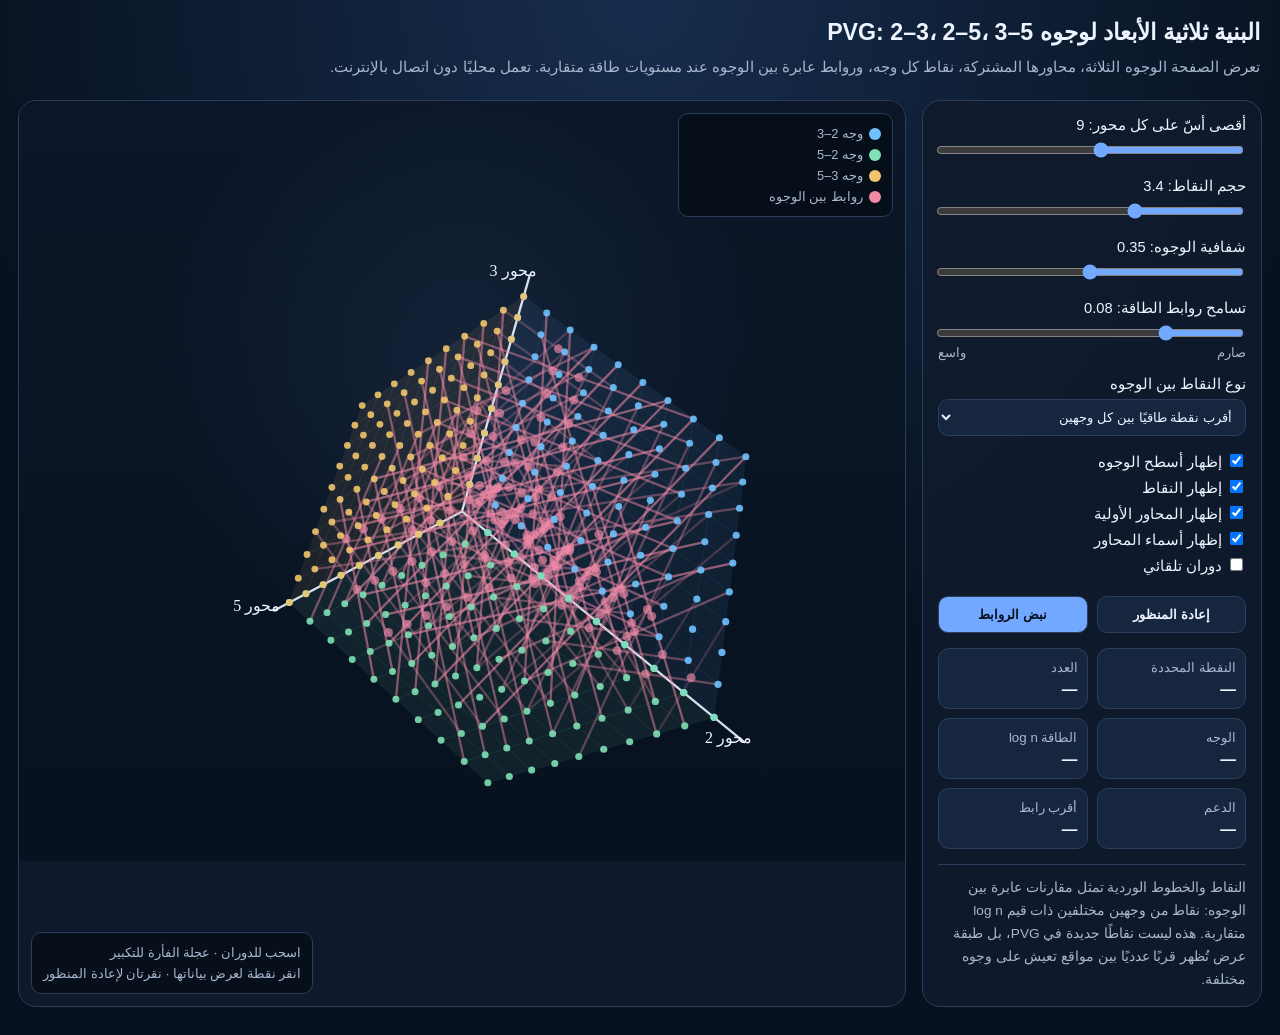
<file: static/pvg/pvg_three_faces_2_3_5.html>
<!doctype html><html lang="ar" dir="rtl"><head><meta charset="utf-8"><meta name="viewport" content="width=device-width,initial-scale=1"><title>PVG — الوجوه 2–3 و2–5 و3–5</title><style>
:root{--bg:#07111f;--panel:#0f1b2d;--panel2:#16263e;--text:#eef4ff;--muted:#a8b6ce;--border:#2b3e5c;--accent:#72a8ff;--f23:#6fc2ff;--f25:#7ee0b4;--f35:#f1c56d;--bridge:#f08aa7}*{box-sizing:border-box}html,body{margin:0;min-height:100%;font-family:Tahoma,Arial,sans-serif;background:radial-gradient(circle at 50% 0,#172d4d 0,#07111f 58%);color:var(--text)}header{max-width:1550px;margin:auto;padding:18px 20px 8px}h1{margin:0 0 8px;font-size:1.45rem}.subtitle{color:var(--muted);font-size:.94rem;line-height:1.7}main{max-width:1550px;margin:auto;padding:12px 18px 28px;display:grid;grid-template-columns:340px minmax(0,1fr);gap:16px}.panel{background:rgba(15,27,45,.95);border:1px solid var(--border);border-radius:18px}.controls{padding:15px;display:flex;flex-direction:column;gap:15px}label{display:block;margin-bottom:7px;font-size:.92rem}input[type=range],select{width:100%}select{background:var(--panel2);color:var(--text);border:1px solid var(--border);border-radius:10px;padding:9px}input[type=range]{accent-color:var(--accent)}.row{display:flex;justify-content:space-between;gap:10px;color:var(--muted);font-size:.82rem}.grid2{display:grid;grid-template-columns:1fr 1fr;gap:9px}button{padding:10px;border-radius:10px;border:1px solid var(--border);cursor:pointer;background:var(--accent);color:#07101d;font-weight:700}button.secondary{background:var(--panel2);color:var(--text)}.metrics{display:grid;grid-template-columns:1fr 1fr;gap:9px}.metric{background:var(--panel2);border:1px solid var(--border);border-radius:11px;padding:9px}.metric small{color:var(--muted)}.metric strong{display:block;margin-top:5px;font-size:.98rem;word-break:break-word}.stage{position:relative;min-height:760px;overflow:hidden}canvas{display:block;width:100%;height:760px;cursor:grab;touch-action:none;background:radial-gradient(circle at 50% 35%,rgba(90,130,190,.12),transparent 46%),linear-gradient(#0b1728,#07111f)}canvas:active{cursor:grabbing}.overlay{position:absolute;background:rgba(6,13,24,.82);border:1px solid var(--border);border-radius:10px;padding:9px 11px;color:var(--muted);font-size:.8rem;line-height:1.65}.legend{right:12px;top:12px;min-width:215px}.hint{left:12px;bottom:12px}.swatch{display:inline-block;width:12px;height:12px;border-radius:50%;margin-left:6px;vertical-align:-2px}.note{border-top:1px solid var(--border);padding-top:11px;color:var(--muted);line-height:1.7;font-size:.85rem}@media(max-width:950px){main{grid-template-columns:1fr}.stage{min-height:620px}canvas{height:620px}}</style></head><body>
<header><h1>البنية ثلاثية الأبعاد لوجوه PVG: 2–3، 2–5، 3–5</h1><div class="subtitle">تعرض الصفحة الوجوه الثلاثة، محاورها المشتركة، نقاط كل وجه، وروابط عابرة بين الوجوه عند مستويات طاقة متقاربة. تعمل محليًا دون اتصال بالإنترنت.</div></header>
<main><aside class="panel controls">
<div><label for="K">أقصى أسّ على كل محور: <span id="Kval">9</span></label><input id="K" type="range" min="3" max="16" value="9"></div>
<div><label for="pointSize">حجم النقاط: <span id="Pval">3.4</span></label><input id="pointSize" type="range" min="1.5" max="7" step=".1" value="3.4"></div>
<div><label for="faceOpacity">شفافية الوجوه: <span id="Oval">0.35</span></label><input id="faceOpacity" type="range" min="0" max="70" value="35"></div>
<div><label for="bridgeTolerance">تسامح روابط الطاقة: <span id="Tval">0.08</span></label><input id="bridgeTolerance" type="range" min="1" max="30" value="8"><div class="row"><span>صارم</span><span>واسع</span></div></div>
<div><label for="bridgeMode">نوع النقاط بين الوجوه</label><select id="bridgeMode"><option value="nearest">أقرب نقطة طاقيًا بين كل وجهين</option><option value="all">كل الروابط ضمن التسامح</option><option value="off">إخفاء الروابط العابرة</option></select></div>
<div><label><input id="showFaces" type="checkbox" checked> إظهار أسطح الوجوه</label><label><input id="showPoints" type="checkbox" checked> إظهار النقاط</label><label><input id="showAxes" type="checkbox" checked> إظهار المحاور الأولية</label><label><input id="showLabels" type="checkbox" checked> إظهار أسماء المحاور</label><label><input id="autorotate" type="checkbox"> دوران تلقائي</label></div>
<div class="grid2"><button id="reset" class="secondary">إعادة المنظور</button><button id="pulse">نبض الروابط</button></div>
<div class="metrics"><div class="metric"><small>النقطة المحددة</small><strong id="mPoint">—</strong></div><div class="metric"><small>العدد</small><strong id="mNumber">—</strong></div><div class="metric"><small>الوجه</small><strong id="mFace">—</strong></div><div class="metric"><small>الطاقة log n</small><strong id="mEnergy">—</strong></div><div class="metric"><small>الدعم</small><strong id="mSupport">—</strong></div><div class="metric"><small>أقرب رابط</small><strong id="mBridge">—</strong></div></div>
<div class="note">النقاط والخطوط الوردية تمثل مقارنات عابرة بين الوجوه: نقاط من وجهين مختلفين ذات قيم log n متقاربة. هذه ليست نقاطًا جديدة في PVG، بل طبقة عرض تُظهر قربًا عدديًا بين مواقع تعيش على وجوه مختلفة.</div></aside>
<section class="panel stage"><canvas id="c"></canvas><div class="overlay legend"><div><span class="swatch" style="background:var(--f23)"></span>وجه 2–3</div><div><span class="swatch" style="background:var(--f25)"></span>وجه 2–5</div><div><span class="swatch" style="background:var(--f35)"></span>وجه 3–5</div><div><span class="swatch" style="background:var(--bridge)"></span>روابط بين الوجوه</div></div><div class="overlay hint">اسحب للدوران · عجلة الفأرة للتكبير<br>انقر نقطة لعرض بياناتها · نقرتان لإعادة المنظور</div></section></main>
<script>
(()=>{const $=id=>document.getElementById(id),c=$('c'),ctx=c.getContext('2d');const state={K:9,pointSize:3.4,opacity:.35,tol:.08,bridgeMode:'nearest',faces:true,points:true,axes:true,labels:true,yaw:-.82,pitch:.62,roll:.12,zoom:1,drag:false,lastX:0,lastY:0,auto:false,selected:null,pulse:false,pulsePhase:0};const logs={2:Math.log(2),3:Math.log(3),5:Math.log(5)};const basis={2:{x:1,y:0,z:0},3:{x:-.5,y:.8660254,z:0},5:{x:-.5,y:-.2886751,z:.8164966}};const faceDefs=[{name:'2–3',p:2,q:3,color:[111,194,255]},{name:'2–5',p:2,q:5,color:[126,224,180]},{name:'3–5',p:3,q:5,color:[241,197,109]}];function resize(){const r=c.getBoundingClientRect(),d=Math.min(devicePixelRatio||1,2);c.width=Math.round(r.width*d);c.height=Math.round(r.height*d);ctx.setTransform(d,0,0,d,0,0);draw()}function add(u,v){return{x:u.x+v.x,y:u.y+v.y,z:u.z+v.z}}function mul(s,u){return{x:s*u.x,y:s*u.y,z:s*u.z}}function point3(p,q,a,b){return add(mul(a,basis[p]),mul(b,basis[q]))}function rotate(v){let{x,y,z}=v,cy=Math.cos(state.yaw),sy=Math.sin(state.yaw);[x,y]=[x*cy-y*sy,x*sy+y*cy];let cp=Math.cos(state.pitch),sp=Math.sin(state.pitch);[y,z]=[y*cp-z*sp,y*sp+z*cp];let cr=Math.cos(state.roll),sr=Math.sin(state.roll);[x,z]=[x*cr-z*sr,x*sr+z*cr];return{x,y,z}}function project(v){const r=rotate(v),w=c.clientWidth,h=c.clientHeight,scale=Math.min(w,h)/(state.K*2.4)*state.zoom,persp=1/(1+Math.max(-.72,r.z/(state.K*4)));return{x:w/2+r.x*scale*persp,y:h*.54-r.y*scale*persp,depth:r.z,persp}}function rgba(arr,a){return`rgba(${arr[0]},${arr[1]},${arr[2]},${a})`}function allFacePoints(){const out=[];for(const f of faceDefs)for(let a=0;a<=state.K;a++)for(let b=0;b<=state.K;b++){if(a===0&&b===0)continue;out.push({...f,a,b,v:point3(f.p,f.q,a,b),E:a*logs[f.p]+b*logs[f.q]})}return out}function makeBridges(pts){if(state.bridgeMode==='off')return[];const out=[],pairs=[[0,1],[0,2],[1,2]];for(const[i,j]of pairs){const A=pts.filter(p=>p.name===faceDefs[i].name&&p.a>0&&p.b>0),B=pts.filter(p=>p.name===faceDefs[j].name&&p.a>0&&p.b>0);if(state.bridgeMode==='nearest'){for(const p of A){let best=null,d=Infinity;for(const q of B){const e=Math.abs(p.E-q.E);if(e<d){d=e;best=q}}if(best&&d<=state.tol)out.push({p,q:best,d})}}else for(const p of A)for(const q of B){const d=Math.abs(p.E-q.E);if(d<=state.tol)out.push({p,q,d})}}return out}let projected=[],bridges=[];function drawFaces(){if(!state.faces)return;for(const f of faceDefs)for(let a=0;a<state.K;a++)for(let b=0;b<state.K;b++){const p00=project(point3(f.p,f.q,a,b)),p10=project(point3(f.p,f.q,a+1,b)),p11=project(point3(f.p,f.q,a+1,b+1)),p01=project(point3(f.p,f.q,a,b+1));ctx.beginPath();ctx.moveTo(p00.x,p00.y);ctx.lineTo(p10.x,p10.y);ctx.lineTo(p11.x,p11.y);ctx.lineTo(p01.x,p01.y);ctx.closePath();ctx.fillStyle=rgba(f.color,state.opacity*.22);ctx.fill();ctx.strokeStyle=rgba(f.color,state.opacity*.25);ctx.lineWidth=.6;ctx.stroke()}}function drawAxes(){if(!state.axes)return;const o=project({x:0,y:0,z:0});for(const p of[2,3,5]){const e=project(mul(state.K+1,basis[p]));ctx.beginPath();ctx.moveTo(o.x,o.y);ctx.lineTo(e.x,e.y);ctx.strokeStyle='rgba(238,244,255,.9)';ctx.lineWidth=2.3;ctx.stroke();if(state.labels){ctx.fillStyle='#eef4ff';ctx.font='16px Tahoma';ctx.fillText(`محور ${p}`,e.x+7,e.y)}}}function drawBridges(){const pulse=state.pulse?.55+.45*Math.sin(state.pulsePhase):1;for(const br of bridges){const a=project(br.p.v),b=project(br.q.v);ctx.beginPath();ctx.moveTo(a.x,a.y);ctx.lineTo(b.x,b.y);ctx.strokeStyle=`rgba(240,138,167,${.18+.42*pulse*(1-br.d/Math.max(state.tol,.001))})`;ctx.lineWidth=1.1+1.2*pulse;ctx.stroke();const mx=(a.x+b.x)/2,my=(a.y+b.y)/2;ctx.beginPath();ctx.arc(mx,my,2.5+2*pulse,0,Math.PI*2);ctx.fillStyle=`rgba(240,138,167,${.65*pulse})`;ctx.fill()}}function drawPoints(pts){if(!state.points)return;projected=pts.map(p=>({...p,...project(p.v)})).sort((a,b)=>a.depth-b.depth);for(const p of projected){const sel=state.selected&&p.name===state.selected.name&&p.a===state.selected.a&&p.b===state.selected.b,r=state.pointSize*(.8+.25*p.persp)+(sel?3:0);ctx.beginPath();ctx.arc(p.x,p.y,r,0,Math.PI*2);ctx.fillStyle=sel?'#fff':rgba(p.color,.9);ctx.fill();if(sel){ctx.beginPath();ctx.arc(p.x,p.y,r+5,0,Math.PI*2);ctx.strokeStyle='#f08aa7';ctx.lineWidth=2.4;ctx.stroke()}}}function draw(){ctx.clearRect(0,0,c.clientWidth,c.clientHeight);drawFaces();drawAxes();const pts=allFacePoints();bridges=makeBridges(pts);drawBridges();drawPoints(pts);updateMetrics()}function nearestBridgeFor(pt){let best=null,d=Infinity;for(const br of bridges)for(const o of[[br.p,br.q],[br.q,br.p]])if(o[0].name===pt.name&&o[0].a===pt.a&&o[0].b===pt.b&&br.d<d){d=br.d;best=o[1]}return best?{pt:best,d}:null}function updateMetrics(){const p=state.selected;if(!p){for(const id of['mPoint','mNumber','mFace','mEnergy','mSupport','mBridge'])$(id).textContent='—';return}$('mPoint').textContent=`(${p.a}، ${p.b})`;$('mNumber').textContent=`${p.p}^${p.a} × ${p.q}^${p.b}`;$('mFace').textContent=p.name;$('mEnergy').textContent=p.E.toFixed(5);$('mSupport').textContent=`{${p.p}, ${p.q}}`;const nb=nearestBridgeFor(p);$('mBridge').textContent=nb?`${nb.pt.name}: (${nb.pt.a},${nb.pt.b}) Δ=${nb.d.toFixed(4)}`:'لا يوجد ضمن التسامح'}$('K').oninput=e=>{state.K=+e.target.value;$('Kval').textContent=state.K;draw()};$('pointSize').oninput=e=>{state.pointSize=+e.target.value;$('Pval').textContent=state.pointSize.toFixed(1);draw()};$('faceOpacity').oninput=e=>{state.opacity=+e.target.value/100;$('Oval').textContent=state.opacity.toFixed(2);draw()};$('bridgeTolerance').oninput=e=>{state.tol=+e.target.value/100;$('Tval').textContent=state.tol.toFixed(2);draw()};$('bridgeMode').onchange=e=>{state.bridgeMode=e.target.value;draw()};$('showFaces').onchange=e=>{state.faces=e.target.checked;draw()};$('showPoints').onchange=e=>{state.points=e.target.checked;draw()};$('showAxes').onchange=e=>{state.axes=e.target.checked;draw()};$('showLabels').onchange=e=>{state.labels=e.target.checked;draw()};$('autorotate').onchange=e=>state.auto=e.target.checked;function reset(){state.yaw=-.82;state.pitch=.62;state.roll=.12;state.zoom=1;draw()}$('reset').onclick=reset;c.ondblclick=reset;$('pulse').onclick=()=>{state.pulse=!state.pulse;$('pulse').textContent=state.pulse?'إيقاف النبض':'نبض الروابط'};c.onpointerdown=e=>{state.drag=true;state.lastX=e.clientX;state.lastY=e.clientY;c.setPointerCapture(e.pointerId)};c.onpointermove=e=>{if(!state.drag)return;const dx=e.clientX-state.lastX,dy=e.clientY-state.lastY;state.lastX=e.clientX;state.lastY=e.clientY;state.yaw+=dx*.008;state.pitch=Math.max(-1.4,Math.min(1.4,state.pitch+dy*.008));draw()};c.onpointerup=e=>{state.drag=false;c.releasePointerCapture(e.pointerId)};c.addEventListener('wheel',e=>{e.preventDefault();state.zoom=Math.max(.45,Math.min(3.2,state.zoom*Math.exp(-e.deltaY*.001)));draw()},{passive:false});c.onclick=e=>{const r=c.getBoundingClientRect(),x=e.clientX-r.left,y=e.clientY-r.top;let best=null,d=1e9;for(const p of projected){const q=(p.x-x)**2+(p.y-y)**2;if(q<d){d=q;best=p}}if(best&&d<500){state.selected=best;draw()}};function loop(){if(state.auto&&!state.drag)state.yaw+=.0025;if(state.pulse)state.pulsePhase+=.06;if(state.auto||state.pulse)draw();requestAnimationFrame(loop)}window.addEventListener('resize',resize);resize();loop()})();
</script></body></html>
</file>
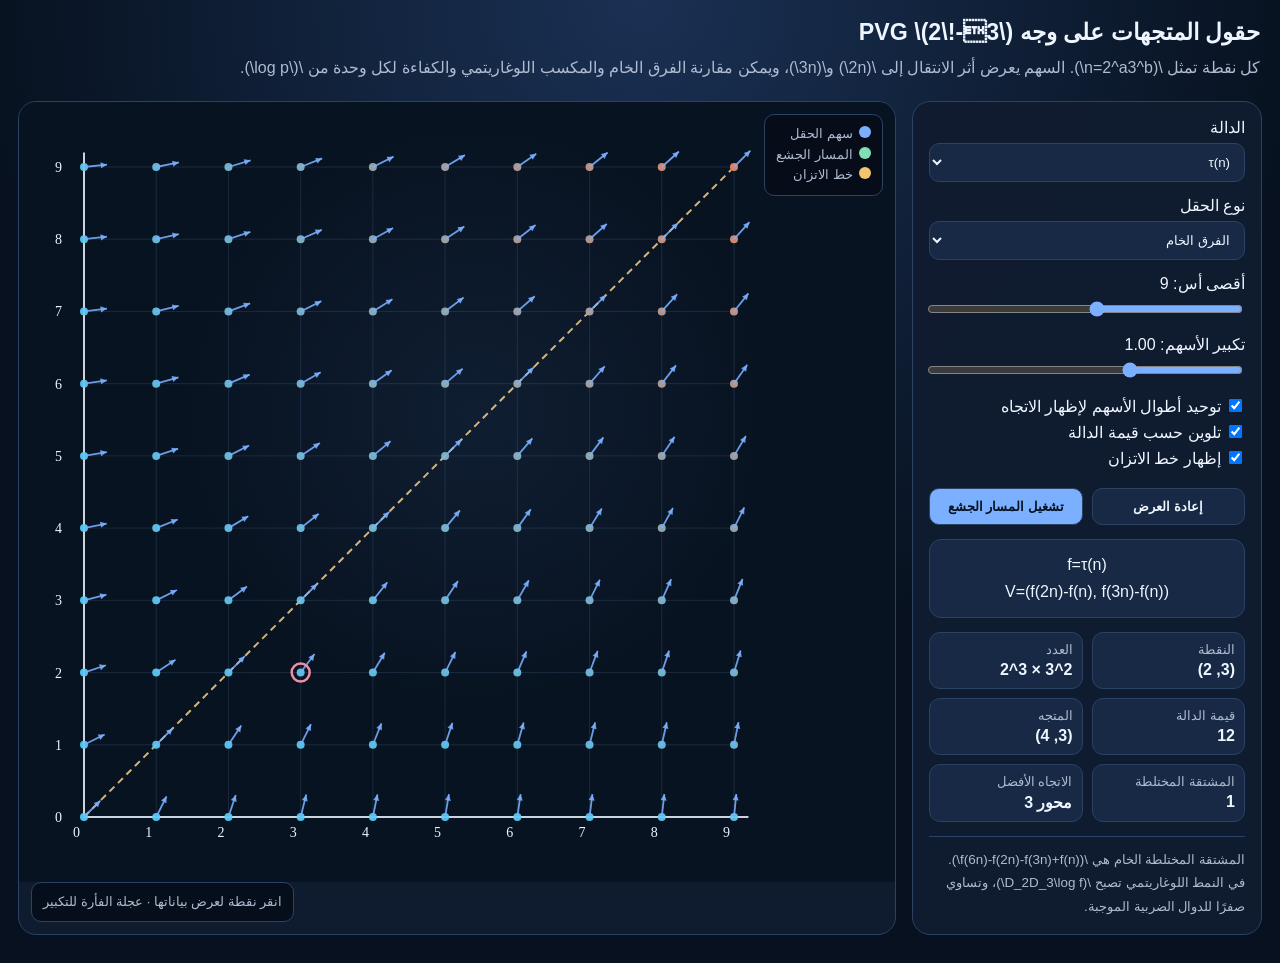
<file: static/pvg/pvg_vector_fields_face_2_3.html>
<!doctype html><html lang="ar" dir="rtl"><head><meta charset="utf-8"><meta name="viewport" content="width=device-width,initial-scale=1"><title>PVG Vector Fields 2-3</title><style>
:root{--bg:#07111f;--p:#101c2f;--p2:#172944;--l:#2b4265;--t:#eef5ff;--m:#aebbd0;--a:#7ab0ff;--g:#80e0b3;--w:#f1c66f;--r:#f08da4}*{box-sizing:border-box}body{margin:0;font-family:Tahoma,Arial;background:radial-gradient(circle at 50% 0,#1a3154,#07111f 58%);color:var(--t)}header{max-width:1500px;margin:auto;padding:18px 20px 8px}h1{margin:0 0 8px;font-size:1.45rem}.sub{color:var(--m);line-height:1.7}main{max-width:1500px;margin:auto;padding:12px 18px 28px;display:grid;grid-template-columns:350px 1fr;gap:16px}.panel{background:rgba(16,28,47,.96);border:1px solid var(--l);border-radius:18px}.controls{padding:16px;display:flex;flex-direction:column;gap:14px}label{display:block;margin-bottom:6px}select,input[type=range]{width:100%}select{background:var(--p2);color:var(--t);border:1px solid var(--l);border-radius:10px;padding:10px}input[type=range]{accent-color:var(--a)}.grid{display:grid;grid-template-columns:1fr 1fr;gap:9px}.metric{background:var(--p2);border:1px solid var(--l);border-radius:11px;padding:9px}.metric small{display:block;color:var(--m);margin-bottom:4px}.formula{background:var(--p2);border:1px solid var(--l);border-radius:12px;padding:11px;text-align:center;line-height:1.7}.note{font-size:.84rem;color:var(--m);line-height:1.75;border-top:1px solid var(--l);padding-top:11px}button{padding:10px;border-radius:10px;border:1px solid var(--l);background:var(--a);color:#07111f;font-weight:700;cursor:pointer}button.secondary{background:var(--p2);color:var(--t)}.stage{position:relative;min-height:780px;overflow:hidden}canvas{width:100%;height:780px;display:block;background:radial-gradient(circle at 52% 40%,rgba(80,120,190,.11),transparent 45%),#081321}.ov{position:absolute;background:rgba(6,13,24,.84);border:1px solid var(--l);border-radius:10px;padding:9px 11px;color:var(--m);font-size:.8rem;line-height:1.6}.legend{right:12px;top:12px}.help{left:12px;bottom:12px}.sw{display:inline-block;width:12px;height:12px;border-radius:50%;margin-left:6px}@media(max-width:980px){main{grid-template-columns:1fr}.stage{min-height:630px}canvas{height:630px}}
</style></head><body><header><h1>حقول المتجهات على وجه PVG \(2\!-3\)</h1><div class="sub">كل نقطة تمثل \(n=2^a3^b\). السهم يعرض أثر الانتقال إلى \(2n\) و\(3n\)، ويمكن مقارنة الفرق الخام والمكسب اللوغاريتمي والكفاءة لكل وحدة من \(\log p\).</div></header><main><aside class="panel controls">
<div><label>الدالة</label><select id="fn"><option value="Omega">Ω(n)</option><option value="logn">log n</option><option value="tau" selected>τ(n)</option><option value="sigma">σ(n)</option><option value="phi">φ(n)</option><option value="rad">rad(n)</option></select></div>
<div><label>نوع الحقل</label><select id="mode"><option value="raw">الفرق الخام</option><option value="log">المكسب اللوغاريتمي</option><option value="eff">الكفاءة لكل log p</option></select></div>
<div><label>أقصى أس: <span id="kv">9</span></label><input id="K" type="range" min="3" max="16" value="9"></div>
<div><label>تكبير الأسهم: <span id="sv">1.00</span></label><input id="scale" type="range" min="25" max="240" value="100"></div>
<div><label><input id="norm" type="checkbox" checked> توحيد أطوال الأسهم لإظهار الاتجاه</label><label><input id="heat" type="checkbox" checked> تلوين حسب قيمة الدالة</label><label><input id="bal" type="checkbox" checked> إظهار خط الاتزان</label></div>
<div class="grid"><button id="reset" class="secondary">إعادة العرض</button><button id="anim">تشغيل المسار الجشع</button></div><div class="formula" id="formula"></div>
<div class="grid"><div class="metric"><small>النقطة</small><strong id="mp">—</strong></div><div class="metric"><small>العدد</small><strong id="mn">—</strong></div><div class="metric"><small>قيمة الدالة</small><strong id="mv">—</strong></div><div class="metric"><small>المتجه</small><strong id="mvec">—</strong></div><div class="metric"><small>المشتقة المختلطة</small><strong id="mmix">—</strong></div><div class="metric"><small>الاتجاه الأفضل</small><strong id="mbest">—</strong></div></div>
<div class="note">المشتقة المختلطة الخام هي \(f(6n)-f(2n)-f(3n)+f(n)\). في النمط اللوغاريتمي تصبح \(D_2D_3\log f\)، وتساوي صفرًا للدوال الضربية الموجبة.</div></aside><section class="panel stage"><canvas id="c"></canvas><div class="ov legend"><div><span class="sw" style="background:var(--a)"></span>سهم الحقل</div><div><span class="sw" style="background:var(--g)"></span>المسار الجشع</div><div><span class="sw" style="background:var(--w)"></span>خط الاتزان</div></div><div class="ov help">انقر نقطة لعرض بياناتها · عجلة الفأرة للتكبير</div></section></main>
<script>
const $=x=>document.getElementById(x),c=$('c'),ctx=c.getContext('2d');let S={K:9,scale:1,norm:true,heat:true,bal:true,fn:'tau',mode:'raw',zoom:1,sel:{a:3,b:2},path:[],anim:false};
const tp=(p,a)=>(p**(a+1)-1)/(p-1),ph=(p,a)=>a? p**(a-1)*(p-1):1;
function f(fn,a,b){if(fn==='Omega')return a+b;if(fn==='logn')return a*Math.log(2)+b*Math.log(3);if(fn==='tau')return(a+1)*(b+1);if(fn==='sigma')return tp(2,a)*tp(3,b);if(fn==='phi')return ph(2,a)*ph(3,b);return(a?2:1)*(b?3:1)}
function comp(axis,a,b){let A=a+(axis===2),B=b+(axis===3),x=f(S.fn,a,b),y=f(S.fn,A,B);if(S.mode==='raw')return y-x;if(x<=0||y<=0)return 0;let z=Math.log(y/x);return S.mode==='log'?z:z/Math.log(axis)}
function mixed(a,b){let q=[f(S.fn,a,b),f(S.fn,a+1,b),f(S.fn,a,b+1),f(S.fn,a+1,b+1)];if(S.mode==='raw')return q[3]-q[1]-q[2]+q[0];if(q.some(x=>x<=0))return NaN;return Math.log(q[3]*q[0]/(q[1]*q[2]))}
function geom(){let w=c.clientWidth,h=c.clientHeight,p=65,s=Math.min((w-2*p)/S.K,(h-2*p)/S.K)*S.zoom;return{w,h,p,s,ox:p,oy:h-p}}function xy(a,b,g){return{x:g.ox+a*g.s,y:g.oy-b*g.s}}
function arrow(x1,y1,x2,y2,col){ctx.beginPath();ctx.moveTo(x1,y1);ctx.lineTo(x2,y2);ctx.strokeStyle=col;ctx.lineWidth=1.8;ctx.stroke();let A=Math.atan2(y2-y1,x2-x1),L=7;ctx.beginPath();ctx.moveTo(x2,y2);ctx.lineTo(x2-L*Math.cos(A-.45),y2-L*Math.sin(A-.45));ctx.lineTo(x2-L*Math.cos(A+.45),y2-L*Math.sin(A+.45));ctx.closePath();ctx.fillStyle=col;ctx.fill()}
function draw(){ctx.clearRect(0,0,c.clientWidth,c.clientHeight);let g=geom();ctx.strokeStyle='rgba(110,145,190,.18)';for(let i=0;i<=S.K;i++){let p=xy(i,0,g),q=xy(i,S.K,g);ctx.beginPath();ctx.moveTo(p.x,p.y);ctx.lineTo(q.x,q.y);ctx.stroke();p=xy(0,i,g);q=xy(S.K,i,g);ctx.beginPath();ctx.moveTo(p.x,p.y);ctx.lineTo(q.x,q.y);ctx.stroke()}ctx.strokeStyle='rgba(238,245,255,.85)';ctx.lineWidth=2;let o=xy(0,0,g),x=xy(S.K+.2,0,g),y=xy(0,S.K+.2,g);ctx.beginPath();ctx.moveTo(o.x,o.y);ctx.lineTo(x.x,x.y);ctx.stroke();ctx.beginPath();ctx.moveTo(o.x,o.y);ctx.lineTo(y.x,y.y);ctx.stroke();ctx.fillStyle='#eef5ff';ctx.font='14px Tahoma';for(let i=0;i<=S.K;i++){let p=xy(i,0,g);ctx.fillText(i,p.x-4,p.y+20);p=xy(0,i,g);ctx.fillText(i,p.x-22,p.y+5)}
if(S.bal){ctx.setLineDash([7,5]);ctx.strokeStyle='rgba(241,198,111,.9)';ctx.beginPath();let st=false;for(let a=0;a<=S.K;a+=.08){let bb=0,bd=1e9;for(let b=0;b<=S.K;b+=.08){let d=Math.abs(comp(2,a,b)-comp(3,a,b));if(d<bd){bd=d;bb=b}}let p=xy(a,bb,g);st?ctx.lineTo(p.x,p.y):(ctx.moveTo(p.x,p.y),st=true)}ctx.stroke();ctx.setLineDash([])}
let vals=[];for(let a=0;a<=S.K;a++)for(let b=0;b<=S.K;b++)vals.push(f(S.fn,a,b));let mn=Math.min(...vals),mx=Math.max(...vals);for(let a=0;a<=S.K;a++)for(let b=0;b<=S.K;b++){let p=xy(a,b,g),v=f(S.fn,a,b),t=(v-mn)/(mx-mn||1),col=S.heat?`rgba(${Math.round(80+160*t)},${Math.round(210-70*t)},${Math.round(255-150*t)},.92)`:'#d7e7ff';ctx.beginPath();ctx.arc(p.x,p.y,4,0,7);ctx.fillStyle=col;ctx.fill();let vx=comp(2,a,b),vy=comp(3,a,b),n=Math.hypot(vx,vy);if(!n)continue;let sc=S.scale;if(S.norm){vx/=n;vy/=n;sc*=g.s*.32}else sc*=g.s*.07/Math.max(1,Math.log1p(n));arrow(p.x,p.y,p.x+vx*sc,p.y-vy*sc,'rgba(122,176,255,.88)')}
if(S.path.length>1){ctx.strokeStyle='rgba(128,224,179,.95)';ctx.lineWidth=3;ctx.beginPath();S.path.forEach((q,i)=>{let p=xy(q.a,q.b,g);i?ctx.lineTo(p.x,p.y):ctx.moveTo(p.x,p.y)});ctx.stroke()}let p=xy(S.sel.a,S.sel.b,g);ctx.beginPath();ctx.arc(p.x,p.y,9,0,7);ctx.strokeStyle='#f08da4';ctx.lineWidth=2.5;ctx.stroke();metrics();formula()}
function fmt(x){return Number.isFinite(x)?x.toFixed(5).replace(/\.?0+$/,''):'—'}function metrics(){let a=S.sel.a,b=S.sel.b,v2=comp(2,a,b),v3=comp(3,a,b);$('mp').textContent=`(${a}, ${b})`;$('mn').textContent=`2^${a} × 3^${b}`;$('mv').textContent=fmt(f(S.fn,a,b));$('mvec').textContent=`(${fmt(v2)}, ${fmt(v3)})`;$('mmix').textContent=fmt(mixed(a,b));$('mbest').textContent=Math.abs(v2-v3)<1e-10?'متعادل':v2>v3?'محور 2':'محور 3'}function formula(){let n={Omega:'Ω(n)',logn:'log n',tau:'τ(n)',sigma:'σ(n)',phi:'φ(n)',rad:'rad(n)'}[S.fn];$('formula').innerHTML=S.mode==='raw'?`f=${n}<br>V=(f(2n)-f(n), f(3n)-f(n))`:S.mode==='log'?`f=${n}<br>V=(log(f(2n)/f(n)), log(f(3n)/f(n)))`:`f=${n}<br>ηₚ=log(f(np)/f(n))/log p`}
function resize(){let r=c.getBoundingClientRect(),d=Math.min(devicePixelRatio||1,2);c.width=r.width*d;c.height=r.height*d;ctx.setTransform(d,0,0,d,0,0);draw()}function step(){let q=S.path.at(-1)||S.sel;if(q.a>=S.K&&q.b>=S.K){S.anim=false;$('anim').textContent='تشغيل المسار الجشع';return}let v2=q.a<S.K?comp(2,q.a,q.b):-1e99,v3=q.b<S.K?comp(3,q.a,q.b):-1e99,n=v2>=v3?{a:q.a+1,b:q.b}:{a:q.a,b:q.b+1};S.path.push(n);S.sel=n;draw();if(S.anim)setTimeout(step,350)}
$('fn').onchange=e=>{S.fn=e.target.value;S.path=[];draw()};$('mode').onchange=e=>{S.mode=e.target.value;S.path=[];draw()};$('K').oninput=e=>{S.K=+e.target.value;$('kv').textContent=S.K;S.path=[];draw()};$('scale').oninput=e=>{S.scale=+e.target.value/100;$('sv').textContent=S.scale.toFixed(2);draw()};$('norm').onchange=e=>{S.norm=e.target.checked;draw()};$('heat').onchange=e=>{S.heat=e.target.checked;draw()};$('bal').onchange=e=>{S.bal=e.target.checked;draw()};$('reset').onclick=()=>{S.zoom=1;S.sel={a:3,b:2};S.path=[];draw()};$('anim').onclick=()=>{S.anim=!S.anim;$('anim').textContent=S.anim?'إيقاف المسار':'تشغيل المسار الجشع';if(S.anim){S.path=[S.sel];step()}};c.onwheel=e=>{e.preventDefault();S.zoom=Math.max(.6,Math.min(2.4,S.zoom*Math.exp(-e.deltaY*.001)));draw()};c.onclick=e=>{let g=geom(),r=c.getBoundingClientRect(),a=Math.round((e.clientX-r.left-g.ox)/g.s),b=Math.round((g.oy-(e.clientY-r.top))/g.s);if(a>=0&&a<=S.K&&b>=0&&b<=S.K){S.sel={a,b};S.path=[];draw()}};addEventListener('resize',resize);resize();
</script></body></html>
</file>
